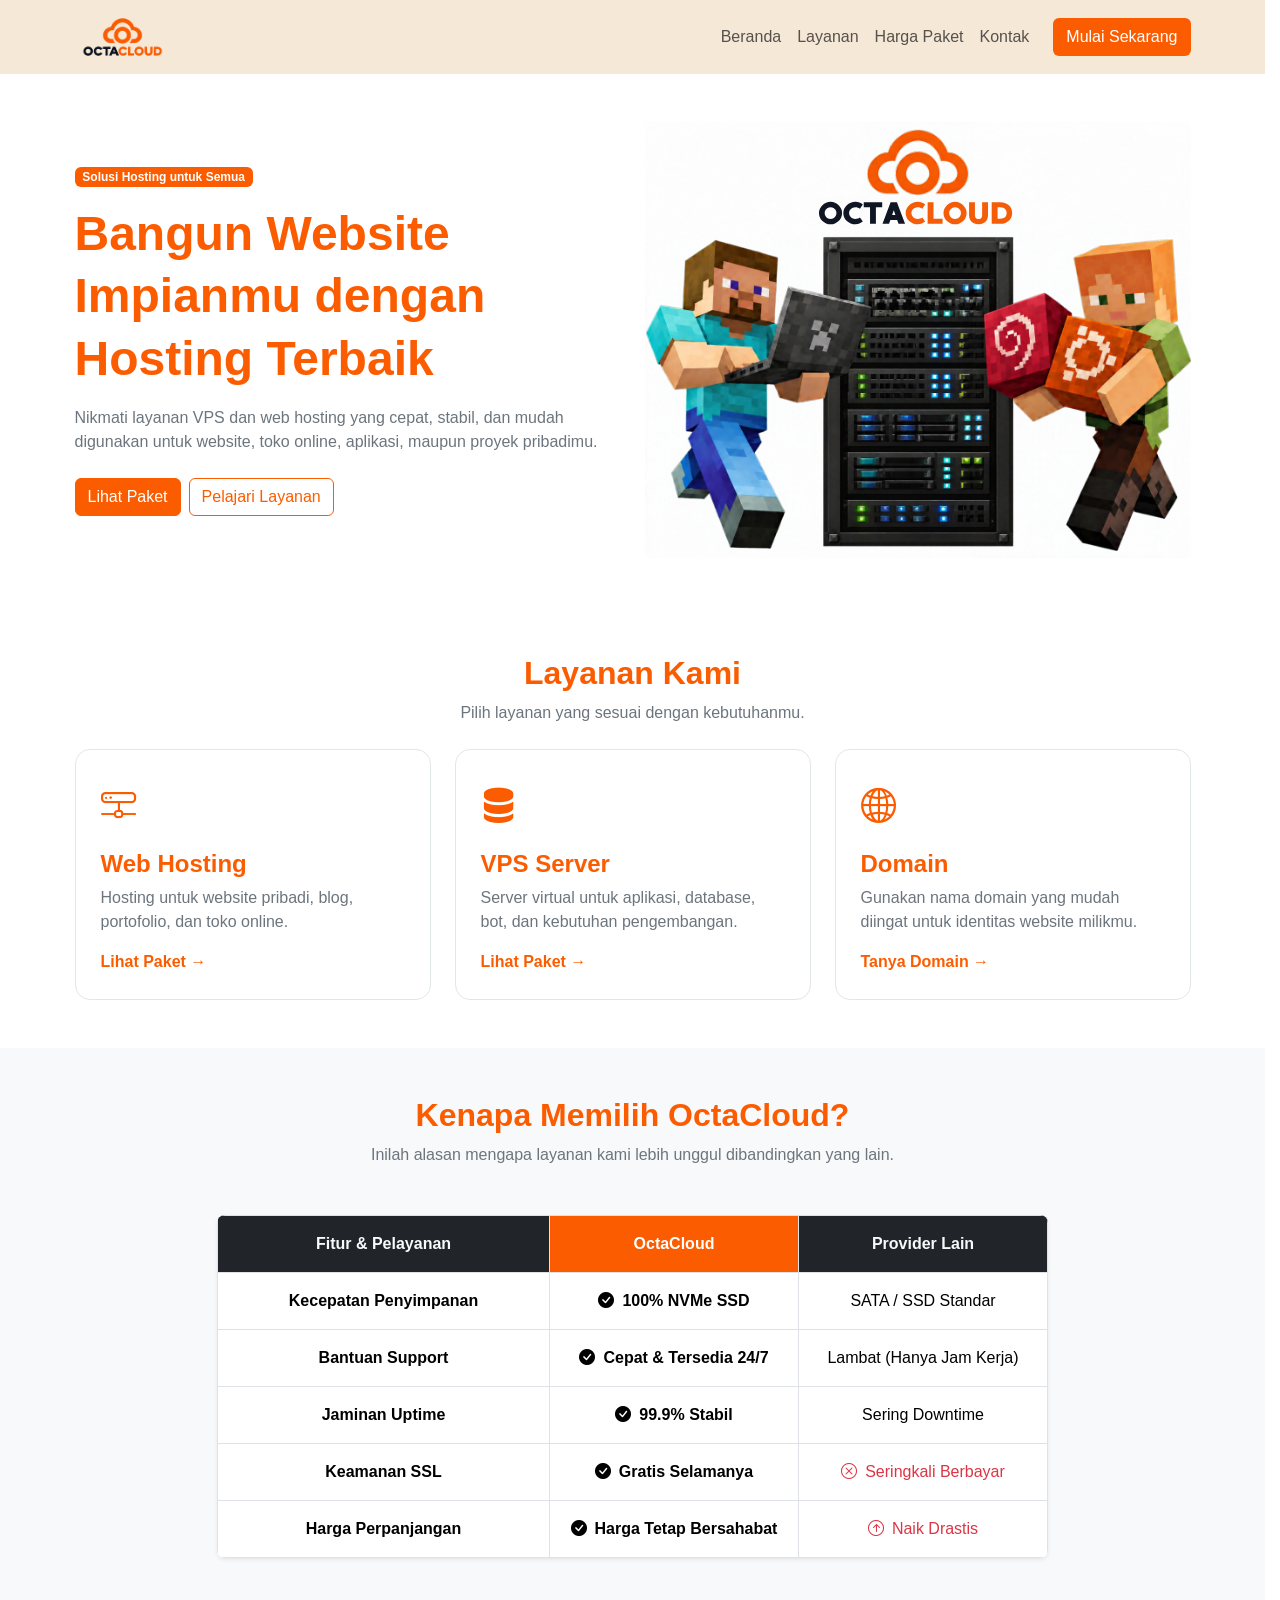
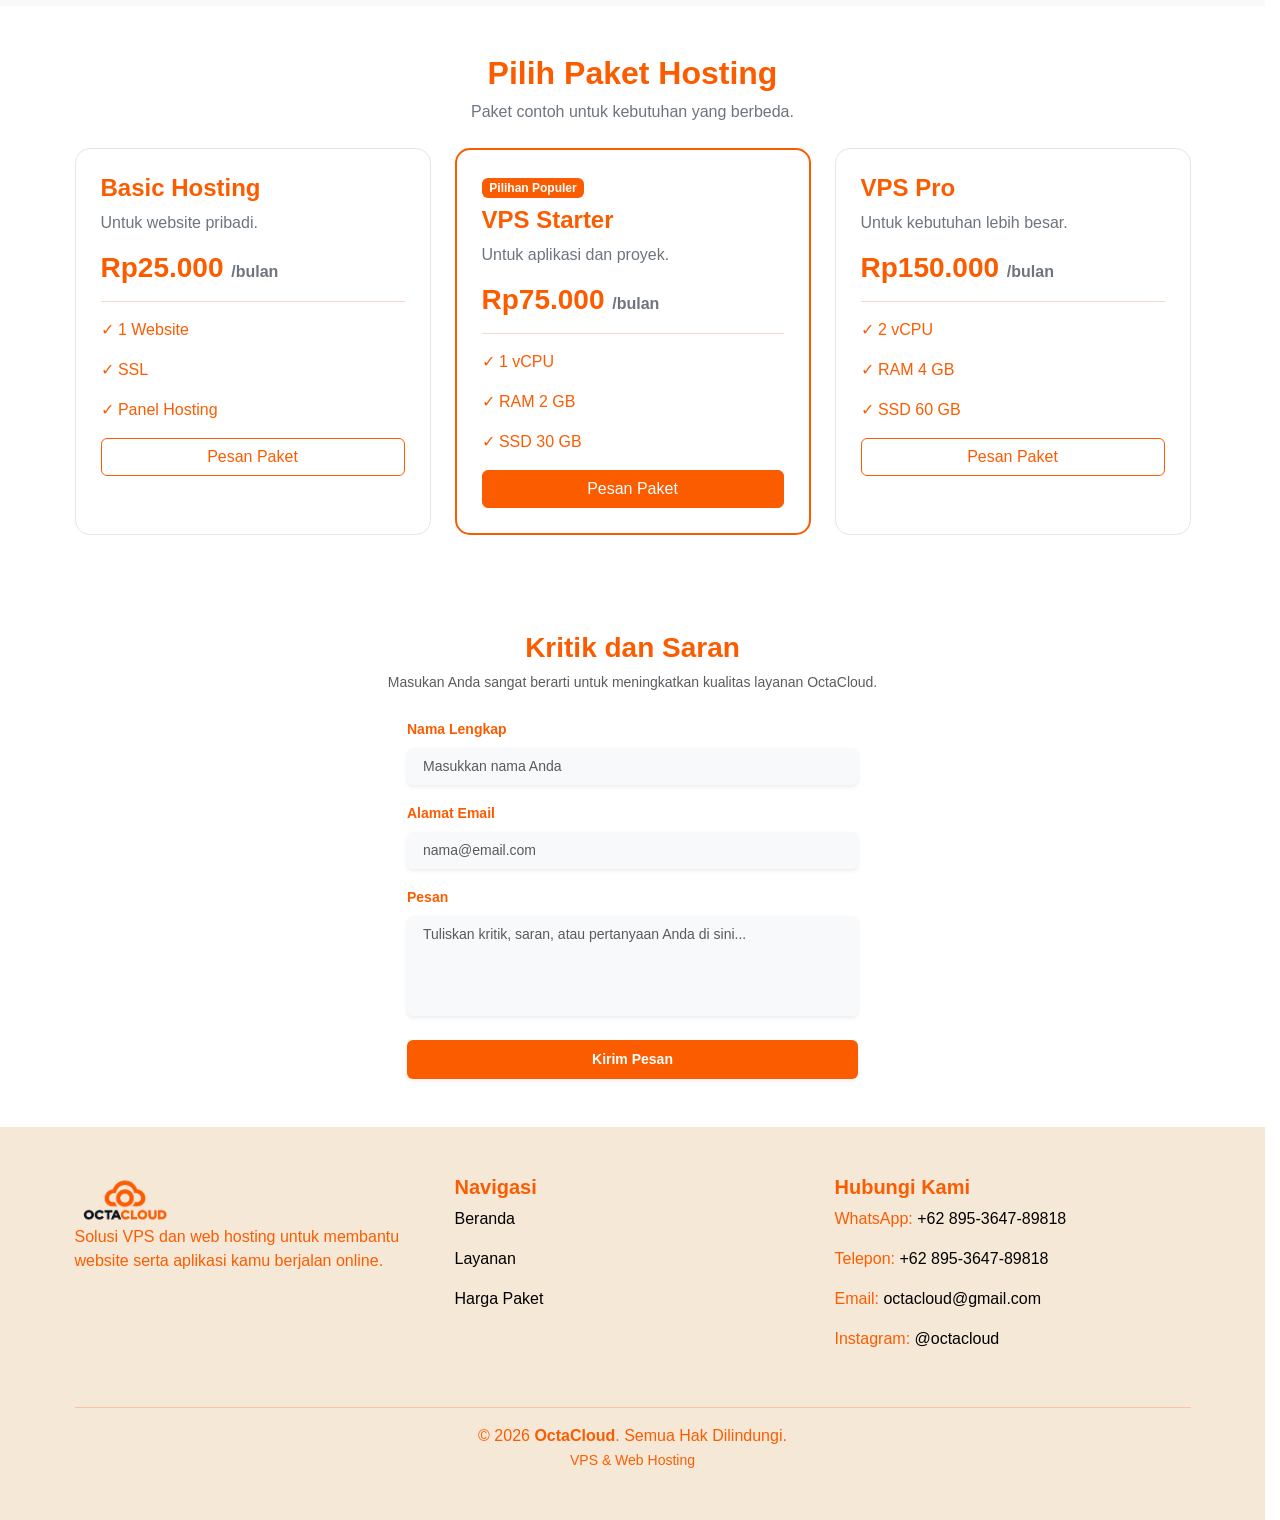
<file: index.html>
<!-- ATTA ARRAFI P. H. -->
<!DOCTYPE html>
<html lang="id">

<head>
    <meta charset="UTF-8">
    <meta name="viewport" content="width=device-width, initial-scale=1.0">

    <title>Octacloud - VPS dan Web Hosting</title>
    <link rel="icon" href="img/logo_octa.png">

    <link href="https://cdn.jsdelivr.net/npm/bootstrap@5.0.2/dist/css/bootstrap.min.css" rel="stylesheet"
        integrity="sha384-EVSTQN3/azprG1Anm3QDgpJLIm9Nao0Yz1ztcQTwFspd3yD65VohhpuuCOmLASjC" crossorigin="anonymous">
    <link rel="stylesheet" href="https://cdn.jsdelivr.net/npm/bootstrap-icons@1.11.3/font/bootstrap-icons.min.css">
    <link rel="preconnect" href="https://fonts.googleapis.com">
    <link rel="preconnect" href="https://fonts.gstatic.com" crossorigin>
    <link href="https://fonts.googleapis.com/css2?family=Roboto:ital,wght@0,100..900;1,100..900&display=swap"
        rel="stylesheet">
    <link rel="stylesheet" href="css/index.css">
</head>

<body id="top">

    <!-- INSAN NUR RIFQI -->
    <nav class="navbar navbar-expand-lg navbar-light">
        <div class="container">

            <a class="navbar-brand fw-bold" href="#top">
                <img src="img/logo_octa.png" alt="Octa Cloud" width="95">
            </a>

            <button class="navbar-toggler" type="button" data-bs-toggle="collapse" data-bs-target="#navbarNav"
                aria-controls="navbarNav" aria-expanded="false" aria-label="Buka navigasi">
                <span class="navbar-toggler-icon"></span>
            </button>

            <div class="collapse navbar-collapse" id="navbarNav">
                <div class="navbar-nav ms-auto">
                    <a class="nav-link" href="#top">Beranda</a>
                    <a class="nav-link" href="#layanan">Layanan</a>
                    <a class="nav-link" href="#harga">Harga Paket</a>
                    <a class="nav-link" href="#kontak">Kontak</a>
                </div>

                <a href="auth/login.html" class="btn btn-orange ms-lg-3">
                    Mulai Sekarang
                </a>
            </div>
        </div>
    </nav>


    <!-- ALFIAN WIDIA P -->
    <section class="home py-5">
        <div class="container">
            <div class="row align-items-center g-4">

                <div class="col-md-6">
                    <span class="badge mb-3" style="background-color: #fc5c00;">
                        Solusi Hosting untuk Semua
                    </span>

                    <h1 class="fw-bold display-5">
                        Bangun Website Impianmu dengan
                        <span style="color: #fc5c00;">Hosting Terbaik</span>
                    </h1>

                    <p class="text-secondary mt-3">
                        Nikmati layanan VPS dan web hosting yang cepat,
                        stabil, dan mudah digunakan untuk website,
                        toko online, aplikasi, maupun proyek pribadimu.
                    </p>

                    <div class="d-flex flex-wrap gap-2 mt-4">
                        <a href="#harga" class="btn btn-success">
                            Lihat Paket
                        </a>

                        <a href="#layanan" class="btn btn-outline-success">
                            Pelajari Layanan
                        </a>
                    </div>
                </div>

                <div class="col-md-6 text-center">
                    <div class="hero-image">
                        <img src="img/mc.svg" alt="logo_kocak" class="img-fluid">
                    </div>
                </div>

            </div>
        </div>
    </section>


    <!-- DERBY ITALIANTO -->
    <section class="py-5" id="layanan">
        <div class="container">

            <div class="text-center mb-4">
                <h2 class="fw-bold">Layanan Kami</h2>
                <p class="text-secondary">
                    Pilih layanan yang sesuai dengan kebutuhanmu.
                </p>
            </div>

            <div class="row g-4">

                <div class="col-md-4">
                    <div class="service-card h-100">
                        <div class="service-icon"><i class="bi bi-hdd-network text-orange"
                                style="font-size: 2.2rem; color: #fc5c00;"></i></div>
                        <h4 class="fw-bold">Web Hosting</h4>
                        <p class="text-secondary">
                            Hosting untuk website pribadi, blog,
                            portofolio, dan toko online.
                        </p>
                        <a href="#harga" class="text-orange">
                            Lihat Paket →
                        </a>
                    </div>
                </div>

                <div class="col-md-4">
                    <div class="service-card h-100">
                        <div class="service-icon"><i class="bi bi-server text-orange"
                                style="font-size: 2.2rem; color: #fc5c00;"></i></div>
                        <h4 class="fw-bold">VPS Server</h4>
                        <p class="text-secondary">
                            Server virtual untuk aplikasi, database,
                            bot, dan kebutuhan pengembangan.
                        </p>
                        <a href="#harga" class="text-orange">
                            Lihat Paket →
                        </a>
                    </div>
                </div>

                <div class="col-md-4">
                    <div class="service-card h-100">
                        <div class="service-icon"><i class="bi bi-globe2 text-orange"
                                style="font-size: 2.2rem; color: #fc5c00;"></i></div>
                        <h4 class="fw-bold">Domain</h4>
                        <p class="text-secondary">
                            Gunakan nama domain yang mudah diingat
                            untuk identitas website milikmu.
                        </p>
                        <a href="https://wa.me/62895364789818?text=Halo%20OctaCloud%2C%20saya%20ingin%20tanya%20informasi%20mengenai%20pembelian%20Domain."
                            target="_blank" rel="noopener" class="text-orange">
                            Tanya Domain →
                        </a>
                    </div>
                </div>

            </div>
        </div>
    </section>

    <!-- Farel -->
    <section class="py-5 bg-light" id="perbandingan">
        <div class="container">
            <div class="text-center mb-5">
                <h2 class="fw-bold">Kenapa Memilih OctaCloud?</h2>
                <p class="text-secondary">
                    Inilah alasan mengapa layanan kami lebih unggul dibandingkan yang lain.
                </p>
            </div>

            <div class="row justify-content-center">
                <div class="col-lg-9">
                    <div class="table-responsive shadow-sm rounded-3 bg-white">
                        <table class="table table-bordered table-hover align-middle mb-0 text-center">
                            <thead class="text-white">
                                <tr>
                                    <th class="py-3 text-center bg-dark align-middle text-light" style="width: 40%;">Fitur &
                                        Pelayanan</th>
                                    <th class="py-3 align-middle"
                                        style="background-color: #fc5c00; color: white; width: 30%;">OctaCloud</th>
                                    <th class="py-3 text-light align-middle bg-dark"
                                        style="width: 30%;">Provider Lain</th>
                                </tr>
                            </thead>
                            <tbody>
                                <tr>
                                    <td class="text-center py-3 fw-semibold ">Kecepatan Penyimpanan</td>
                                    <td class="fw-bold text-orange py-3"><i
                                            class="bi bi-check-circle-fill me-2"></i>100% NVMe SSD</td>
                                    <td class="py-3">SATA / SSD Standar</td>
                                </tr>
                                <tr>
                                    <td class="text-center py-3 fw-semibold">Bantuan Support</td>
                                    <td class="fw-bold text-orange py-3"><i
                                            class="bi bi-check-circle-fill me-2"></i>Cepat & Tersedia 24/7</td>
                                    <td class="py-3">Lambat (Hanya Jam Kerja)</td>
                                </tr>
                                <tr>
                                    <td class="text-center py-3 fw-semibold">Jaminan Uptime</td>
                                    <td class="fw-bold text-orange py-3"><i
                                            class="bi bi-check-circle-fill me-2"></i>99.9% Stabil</td>
                                    <td class="py-3">Sering Downtime</td>
                                </tr>
                                <tr>
                                    <td class="text-center py-3 fw-semibold">Keamanan SSL</td>
                                    <td class="fw-bold text-orange py-3"><i
                                            class="bi bi-check-circle-fill me-2"></i>Gratis Selamanya</td>
                                    <td class="text-danger py-3"><i class="bi bi-x-circle me-2"></i>Seringkali Berbayar
                                    </td>
                                </tr>
                                <tr>
                                    <td class="text-center py-3 fw-semibold">Harga Perpanjangan</td>
                                    <td class="fw-bold text-orange py-3"><i
                                            class="bi bi-check-circle-fill me-2"></i>Harga Tetap Bersahabat</td>
                                    <td class="text-danger py-3"><i class="bi bi-arrow-up-circle me-2"></i>Naik Drastis
                                    </td>
                                </tr>
                            </tbody>
                        </table>
                    </div>
                </div>
            </div>
        </div>
    </section>


    <!-- ZACKARIA NOZA ALFAREL DAN KHOIRUL IKHSAN R-->
    <section class="py-5 pricing-section" id="harga">
        <div class="container">

            <div class="text-center mb-4">
                <h2 class="fw-bold">Pilih Paket Hosting</h2>
                <p class="text-secondary">
                    Paket contoh untuk kebutuhan yang berbeda.
                </p>
            </div>

            <div class="row g-4 justify-content-center">

                <div class="col-md-4">
                    <div class="price-card h-100">
                        <h4 class="fw-bold">Basic Hosting</h4>
                        <p class="text-secondary">
                            Untuk website pribadi.
                        </p>

                        <h3 class="fw-bold">
                            Rp25.000
                            <small class="fs-6 text-secondary">/bulan</small>
                        </h3>

                        <hr>

                        <p>✓ 1 Website</p>
                        <p>✓ SSL</p>
                        <p>✓ Panel Hosting</p>

                        <a href="page/order.html" rel="noopener" class="btn btn-outline-success w-100">
                            Pesan Paket
                        </a>
                    </div>
                </div>

                <div class="col-md-4">
                    <div class="price-card popular h-100">
                        <span class="badge bg-orange mb-2">
                            Pilihan Populer
                        </span>

                        <h4 class="fw-bold">VPS Starter</h4>
                        <p class="text-secondary">
                            Untuk aplikasi dan proyek.
                        </p>

                        <h3 class="fw-bold">
                            Rp75.000
                            <small class="fs-6 text-secondary">/bulan</small>
                        </h3>

                        <hr>

                        <p>✓ 1 vCPU</p>
                        <p>✓ RAM 2 GB</p>
                        <p>✓ SSD 30 GB</p>

                        <a href="page/order.html" rel="noopener" class="btn btn-success w-100">
                            Pesan Paket
                        </a>
                    </div>
                </div>

                <div class="col-md-4">
                    <div class="price-card h-100">
                        <h4 class="fw-bold">VPS Pro</h4>
                        <p class="text-secondary">
                            Untuk kebutuhan lebih besar.
                        </p>

                        <h3 class="fw-bold">
                            Rp150.000
                            <small class="fs-6 text-secondary">/bulan</small>
                        </h3>

                        <hr>

                        <p>✓ 2 vCPU</p>
                        <p>✓ RAM 4 GB</p>
                        <p>✓ SSD 60 GB</p>

                        <a href="page/order.html" rel="noopener" class="btn btn-outline-success w-100">
                            Pesan Paket
                        </a>
                    </div>
                </div>

            </div>

        </div>
    </section>

    <!-- Ikhsan -->
    <section class="py-5 bg-white">
        <div class="container">
            <div class="text-center mb-4">
                <h2 class="fw-bold fs-3 text-orange">Kritik dan Saran</h2>
                <p class="text-muted small mt-1">
                    Masukan Anda sangat berarti untuk meningkatkan kualitas layanan OctaCloud.
                </p>
            </div>

            <div class="row justify-content-center">
                <div class="col-md-7 col-lg-5">
                    <form action="#" method="POST">

                        <div class="mb-3">
                            <label for="name" class="form-label small fw-semibold text-orange">
                                Nama Lengkap
                            </label>
                            <input type="text" name="name" id="name" required
                                class="form-control form-control-sm rounded-2 shadow-sm bg-light border-0 py-2 px-3"
                                placeholder="Masukkan nama Anda">
                        </div>

                        <div class="mb-3">
                            <label for="email" class="form-label small fw-semibold text-orange">
                                Alamat Email
                            </label>
                            <input type="email" name="email" id="email" required
                                class="form-control form-control-sm rounded-2 shadow-sm bg-light border-0 py-2 px-3"
                                placeholder="nama@email.com">
                        </div>

                        <div class="mb-3">
                            <label for="message" class="form-label small fw-semibold text-orange">
                                Pesan
                            </label>
                            <textarea name="message" id="message" rows="4" required
                                class="form-control form-control-sm rounded-2 shadow-sm bg-light border-0 py-2 px-3"
                                style="resize: none;"
                                placeholder="Tuliskan kritik, saran, atau pertanyaan Anda di sini..."></textarea>
                        </div>

                        <div class="d-grid pt-2">
                            <button type="submit" class="btn btn-oren btn-sm py-2 fw-semibold rounded-2 shadow-sm">
                                Kirim Pesan
                            </button>
                        </div>

                    </form>
                </div>
            </div>
        </div>
    </section>


    <!-- JAKFAN ADBAR DAN GALEN ABEL WIJAYA-->
    <footer id="kontak">
        <div class="container py-5">

            <div class="row">

                <div class="col-md-4 mb-4">
                    <img src="img/logo_octa.png" alt="Octa Cloud" width="100">

                    <p>
                        Solusi VPS dan web hosting untuk membantu
                        website serta aplikasi kamu berjalan online.
                    </p>
                </div>

                <div class="col-md-4 mb-4">
                    <h5 class="fw-bold">Navigasi</h5>

                    <p>
                        <a href="#top">Beranda</a>
                    </p>
                    <p>
                        <a href="#layanan">Layanan</a>
                    </p>
                    <p>
                        <a href="#harga">Harga Paket</a>
                    </p>
                </div>

                <div class="col-md-4 mb-4">
                    <h5 class="fw-bold">Hubungi Kami</h5>

                    <p>
                        WhatsApp:
                        <a href="https://wa.me/62895364789818" target="_blank" rel="noopener">
                            +62 895-3647-89818
                        </a>
                    </p>

                    <p>
                        Telepon:
                        <a href="tel:+62895364789818">
                            +62 895-3647-89818
                        </a>
                    </p>

                    <p>
                        Email:
                        <a href="mailto:octacloud@gmail.com">
                            octacloud@gmail.com
                        </a>
                    </p>

                    <p>
                        Instagram:
                        <a href="https://www.instagram.com/insannn_14" target="_blank" rel="noopener">
                            @octacloud
                        </a>
                    </p>
                </div>

            </div>

            <hr>

            <div class="text-center">
                <p class="mb-0">
                    &copy; 2026 <strong>OctaCloud</strong>.
                    Semua Hak Dilindungi.
                </p>
                <small>VPS & Web Hosting</small>
            </div>

        </div>
    </footer>


    <script src="https://cdn.jsdelivr.net/npm/bootstrap@5.0.2/dist/js/bootstrap.bundle.min.js"></script>
</body>

</html>
</file>
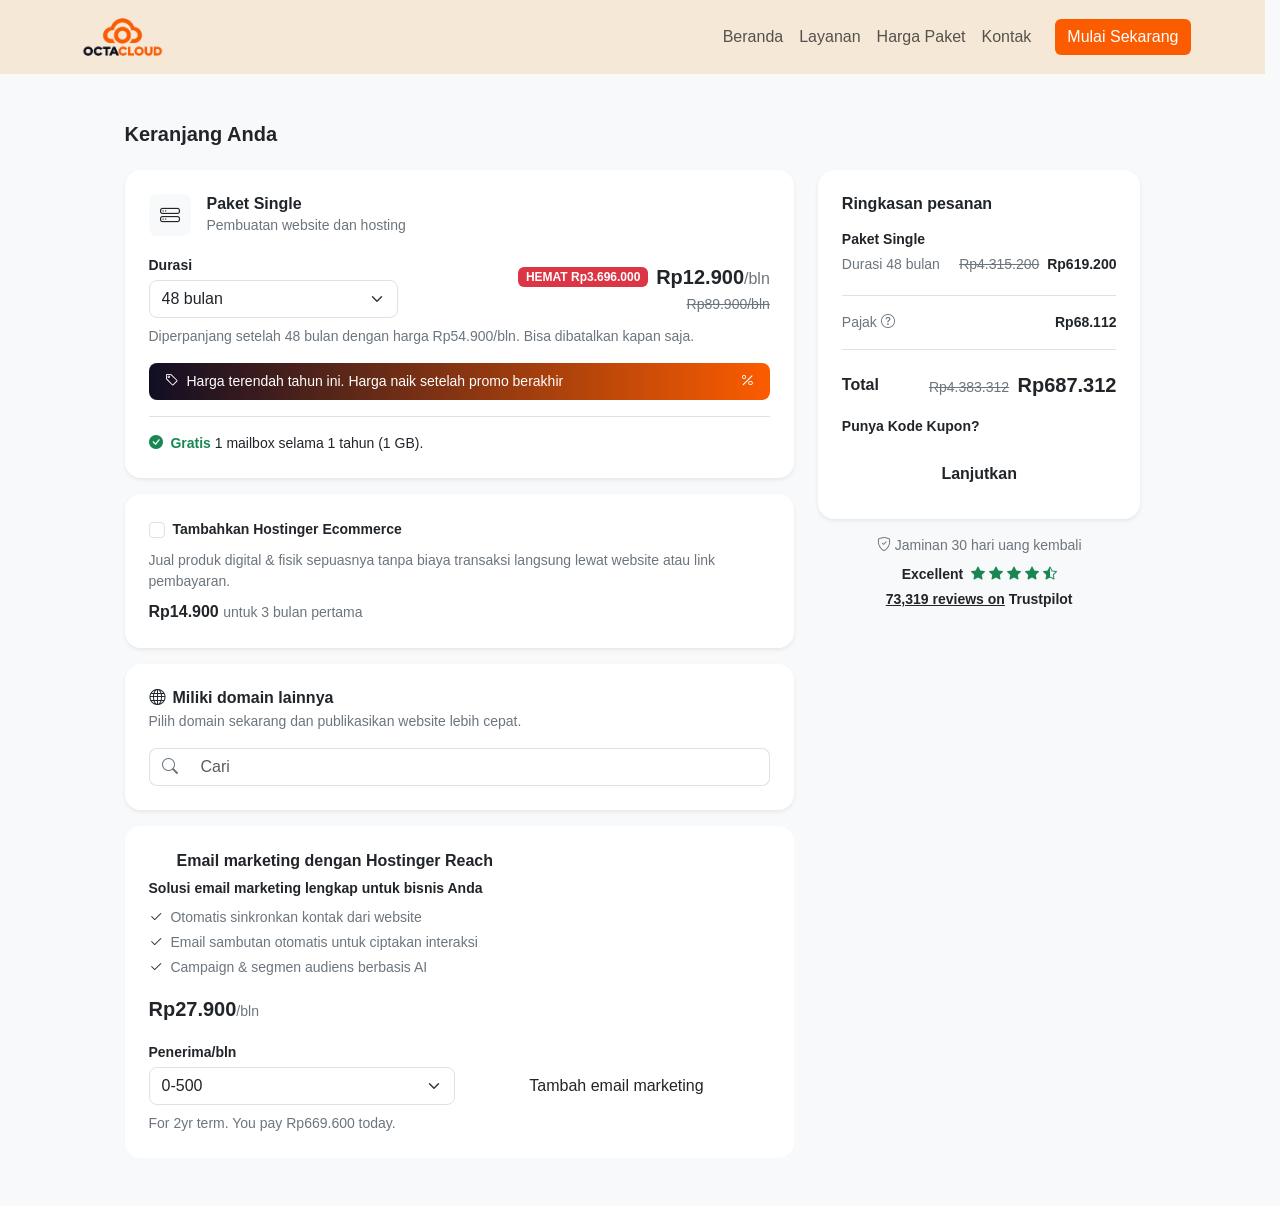
<file: dashboard.html>
<!DOCTYPE html>
<html lang="id">

<head>
    <meta charset="UTF-8">
    <meta name="viewport" content="width=device-width, initial-scale=1.0">
    <title>Octacloud - VPS dan Web Hosting</title>
    <link rel="icon" href="img/logo_octa.png">
    <!-- Bootstrap 5.3 CSS -->
    <link href="https://cdn.jsdelivr.net/npm/bootstrap@5.3.3/dist/css/bootstrap.min.css" rel="stylesheet">
    <!-- Bootstrap Icons -->
    <link href="https://cdn.jsdelivr.net/npm/bootstrap-icons@1.11.3/font/bootstrap-icons.min.css" rel="stylesheet">
    <!-- Custom CSS -->
    <link rel="stylesheet" href="css/dashboard.css">
</head>

<body class="bg-light text-dark">

    <nav class="navbar navbar-expand-lg navbar-light">
        <div class="container">
            <a class="navbar-brand fw-bold" href="index.html">
                <img src="img/logo_octa.png" alt="Octa Cloud" width="95">
            </a>

            <button class="navbar-toggler" type="button" data-bs-toggle="collapse" data-bs-target="#navbarNav"
                aria-controls="navbarNav" aria-expanded="false" aria-label="Buka navigasi">
                <span class="navbar-toggler-icon"></span>
            </button>

            <div class="collapse navbar-collapse" id="navbarNav">
                <div class="navbar-nav ms-auto">
                    <a class="nav-link" href="#top">Beranda</a>
                    <a class="nav-link" href="#layanan">Layanan</a>
                    <a class="nav-link" href="#harga">Harga Paket</a>
                    <a class="nav-link" href="#kontak">Kontak</a>
                </div>

                <a href="login.html" class="btn btn-orange ms-lg-3">
                    Mulai Sekarang
                </a>
            </div>
        </div>
    </nav>

    <main class="container py-5" style="max-width: 1040px;">
        <h1 class="h5 fw-bold mb-4">Keranjang Anda</h1>

        <!-- Form Utama Keranjang (HTML Living Standard) -->
        <form id="checkout-form" action="/checkout" method="POST" class="row g-4">

            <!-- KOLOM KIRI -->
            <div class="col-lg-8 d-flex flex-column gap-3">

                <!-- 1. Paket Single (Menggunakan fieldset) -->
                <fieldset class="card border-0 shadow-sm rounded-4 p-4 m-0">
                    <legend class="visually-hidden">Pilihan Durasi Paket Single</legend>

                    <div class="d-flex align-items-center gap-3 mb-3">
                        <div class="bg-light rounded-3 p-2 fs-5 d-flex align-items-center justify-content-center"
                            style="width: 42px; height: 42px;">
                            <i class="bi bi-hdd-stack"></i>
                        </div>
                        <div>
                            <h2 class="h6 fw-bold mb-0">Paket Single</h2>
                            <small class="text-secondary">Pembuatan website dan hosting</small>
                        </div>
                    </div>

                    <div class="row align-items-center g-3">
                        <div class="col-sm-5">
                            <label for="durasi" class="form-label small fw-semibold mb-1">Durasi</label>
                            <select id="durasi" name="duration_months" class="form-select rounded-3" required>
                                <option value="48" selected>48 bulan</option>
                                <option value="24">24 bulan</option>
                                <option value="12">12 bulan</option>
                                <option value="1">1 bulan</option>
                            </select>
                        </div>
                        <div class="col-sm-7 text-sm-end mt-sm-4">
                            <div class="d-flex align-items-center justify-content-sm-end gap-2">
                                <span class="badge rounded-2 bg-danger mb-4">HEMAT Rp3.696.000</span>
                                <div>
                                    <div class="fw-bold fs-5">
                                        <output name="monthly_price" for="durasi">Rp12.900</output><small
                                            class="fw-normal text-secondary fs-6">/bln</small>
                                    </div>
                                    <del class="text-secondary small">Rp89.900/bln</del>
                                </div>
                            </div>
                        </div>
                    </div>

                    <small class="text-secondary mt-2 mb-3">
                        Diperpanjang setelah 48 bulan dengan harga Rp54.900/bln. Bisa dibatalkan kapan saja.
                    </small>

                    <div
                        class="promo-banner rounded-3 p-2 px-3 d-flex align-items-center justify-content-between mb-3 small fw-medium">
                        <span><i class="bi bi-tag me-2"></i>Harga terendah tahun ini. Harga naik setelah promo
                            berakhir</span>
                        <i class="bi bi-percent"></i>
                    </div>

                    <div class="border-top pt-3 small">
                        <i class="bi bi-check-circle-fill text-success me-1"></i>
                        <strong class="text-success">Gratis</strong> 1 mailbox selama 1 tahun (1 GB).
                    </div>
                </fieldset>

                <!-- 2. Hostinger Ecommerce -->
                <fieldset class="card border-0 shadow-sm rounded-4 p-4 m-0">
                    <legend class="visually-hidden">Tambahan Layanan Ecommerce</legend>
                    <div class="form-check d-flex align-items-center gap-2 mb-2">
                        <input class="form-check-input mt-0" type="checkbox" id="ecommerce" name="addon_ecommerce"
                            value="1">
                        <label class="form-check-label fw-bold small" for="ecommerce">Tambahkan Hostinger
                            Ecommerce</label>
                        <span class="badge bg-purple-subtle text-purple">Direkomendasikan</span>
                    </div>
                    <p class="text-secondary small mb-2">
                        Jual produk digital & fisik sepuasnya tanpa biaya transaksi langsung lewat website atau link
                        pembayaran.
                    </p>
                    <div>
                        <span class="fw-bold">Rp14.900</span> <small class="text-secondary">untuk 3 bulan
                            pertama</small>
                    </div>
                </fieldset>

                <!-- 3. Cari Domain (Menggunakan input search + datalist bawaan HTML) -->
                <fieldset class="card border-0 shadow-sm rounded-4 p-4 m-0">
                    <legend class="h6 fw-bold mb-1"><i class="bi bi-globe me-2"></i>Miliki domain lainnya</legend>
                    <p class="text-secondary small mb-3">Pilih domain sekarang dan publikasikan website lebih cepat.</p>
                    <div class="input-group">
                        <label for="domain-search" class="input-group-text bg-white border-end-0 rounded-start-3">
                            <i class="bi bi-search text-secondary"></i>
                            <span class="visually-hidden">Cari domain</span>
                        </label>
                        <input type="search" id="domain-search" name="domain_query" list="domain-suggestions"
                            class="form-control border-start-0 rounded-end-3" placeholder="Cari" autocomplete="off">
                        <!-- Fitur Datalist HTML Living Standard -->
                        <datalist id="domain-suggestions">
                            <option value="websiteanda.com">
                            <option value="websiteanda.id">
                            <option value="websiteanda.online">
                            <option value="websiteanda.store">
                        </datalist>
                    </div>
                </fieldset>

                <!-- 4. Email Marketing -->
                <fieldset class="card border-0 bg-purple-light rounded-4 p-4 m-0">
                    <legend class="h6 fw-bold mb-2 d-flex align-items-center gap-2">
                        <span class="badge bg-purple p-1"><i class="bi bi-brightness-high"></i></span>
                        Email marketing dengan Hostinger Reach
                    </legend>
                    <p class="small fw-semibold mb-2">Solusi email marketing lengkap untuk bisnis Anda</p>

                    <ul class="list-unstyled small text-secondary mb-3 d-flex flex-column gap-1">
                        <li><i class="bi bi-check2 text-dark me-1"></i> Otomatis sinkronkan kontak dari website</li>
                        <li><i class="bi bi-check2 text-dark me-1"></i> Email sambutan otomatis untuk ciptakan interaksi
                        </li>
                        <li><i class="bi bi-check2 text-dark me-1"></i> Campaign & segmen audiens berbasis AI</li>
                    </ul>

                    <div class="mb-3">
                        <span class="fw-bold fs-5">Rp27.900</span><small class="text-secondary">/bln</small>
                    </div>

                    <div class="row g-2 align-items-end">
                        <div class="col-sm-6">
                            <label for="penerima" class="form-label small fw-semibold mb-1">Penerima/bln</label>
                            <select id="penerima" name="email_Marketing_tier" class="form-select rounded-3">
                                <option value="0-500" selected>0-500</option>
                                <option value="500-1000">500-1.000</option>
                            </select>
                        </div>
                        <div class="col-sm-6">
                            <button type="submit" formaction="/cart/add-email-marketing" formnovalidate
                                class="btn btn-outline-purple w-100 rounded-3">
                                Tambah email marketing
                            </button>
                        </div>
                    </div>
                    <small class="text-secondary mt-2">For 2yr term. You pay Rp669.600 today.</small>
                </fieldset>

            </div>

            <!-- KOLOM KANAN (Ringkasan Pesanan dengan elemen <output>) -->
            <div class="col-lg-4">
                <aside class="card border-0 shadow-sm rounded-4 p-4">
                    <h2 class="h6 fw-bold mb-3">Ringkasan pesanan</h2>

                    <div class="small fw-bold mb-1">Paket Single</div>
                    <div class="d-flex justify-content-between small mb-3">
                        <span class="text-secondary">Durasi 48 bulan</span>
                        <div>
                            <del class="text-secondary me-1">Rp4.315.200</del>
                            <output name="subtotal" for="durasi" class="fw-semibold">Rp619.200</output>
                        </div>
                    </div>

                    <div class="d-flex justify-content-between small border-top border-bottom py-3 my-1">
                        <span class="text-secondary">Pajak <i class="bi bi-question-circle"></i></span>
                        <output name="tax" for="durasi ecommerce" class="fw-semibold">Rp68.112</output>
                    </div>

                    <div class="d-flex justify-content-between align-items-center my-3">
                        <span class="fw-bold">Total</span>
                        <div>
                            <del class="text-secondary small me-1">Rp4.383.312</del>
                            <output name="total" for="durasi ecommerce coupon_code"
                                class="fw-bold fs-5">Rp687.312</output>
                        </div>
                    </div>

                    <details class="mb-3">
                        <summary class="text-purple small fw-bold" style="cursor: pointer; list-style: none;">
                            Punya Kode Kupon?
                        </summary>
                        <div class="input-group input-group-sm mt-2">
                            <input type="text" name="coupon_code" class="form-control" placeholder="Masukkan kupon"
                                aria-label="Kode Kupon">
                            <button type="submit" formaction="/cart/apply-coupon" formnovalidate
                                class="btn btn-outline-purple">Pakai</button>
                        </div>
                    </details>

                    <button type="submit" class="btn btn-purple w-100 rounded-3 py-2 fw-semibold">Lanjutkan</button>
                </aside>

                <!-- Jaminan & Review -->
                <div class="text-center mt-3 small text-secondary">
                    <div class="mb-2">
                        <i class="bi bi-shield-check me-1"></i>Jaminan 30 hari uang kembali
                    </div>
                    <div class="text-dark">
                        <span class="fw-bold me-1">Excellent</span>
                        <span class="text-success" aria-label="Rating 4.5 dari 5 bintang">
                            <i class="bi bi-star-fill"></i>
                            <i class="bi bi-star-fill"></i>
                            <i class="bi bi-star-fill"></i>
                            <i class="bi bi-star-fill"></i>
                            <i class="bi bi-star-half"></i>
                        </span>
                        <div class="mt-1">
                            <a href="#" class="text-dark fw-semibold">73,319 reviews on</a> <strong>Trustpilot</strong>
                        </div>
                    </div>
                </div>
            </div>

        </form>
    </main>

    <script src="https://cdn.jsdelivr.net/npm/bootstrap@5.3.3/dist/js/bootstrap.bundle.min.js"></script>
</body>

</html>
</file>
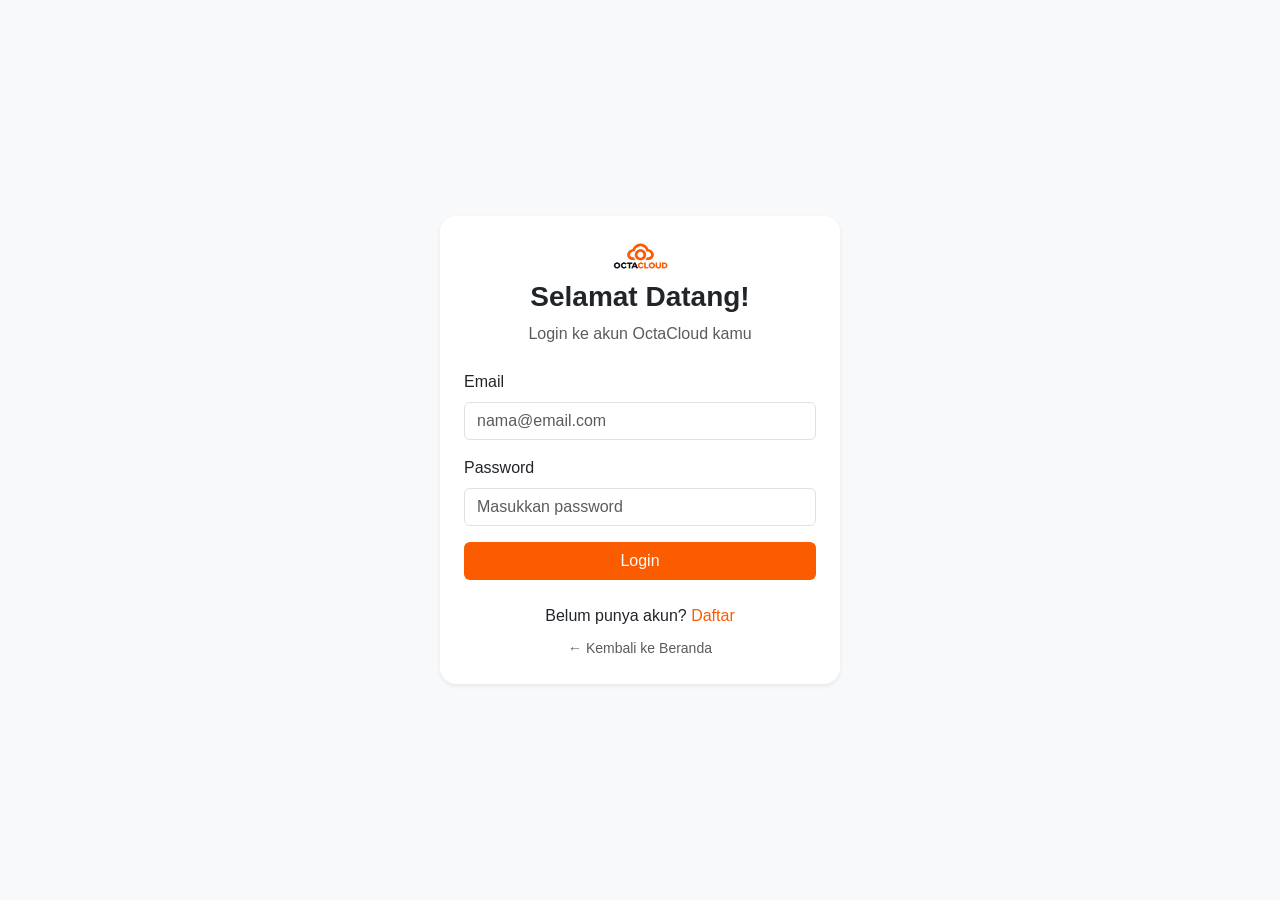
<file: login.html>
<!DOCTYPE html>
<html lang="id">

<head>
    <meta charset="UTF-8">
    <meta name="viewport" content="width=device-width, initial-scale=1.0">
    <title>Octacloud - VPS dan Web Hosting</title>
    <link rel="icon" href="img/logo_octa.png">

    <!-- Bootstrap 5 -->
    <link href="https://cdn.jsdelivr.net/npm/bootstrap@5.3.3/dist/css/bootstrap.min.css" rel="stylesheet">
    <link rel="stylesheet" href="css/login.css">
</head>

<body class="bg-light">
    <div class="container min-vh-100 d-flex justify-content-center align-items-center">
        <div class="card shadow-sm border-0 rounded-4 p-4" style="max-width: 400px; width: 100%;">

            <div class="text-center mb-4">
                <img src="img/logo_octa.png" alt="Logo HostKita" width="65" class="mb-2">

                <h3 class="fw-bold">Selamat Datang!</h3>
                <p class="text-muted text-decoration-none mb-0">Login ke akun OctaCloud kamu</p>
            </div>
            <form action="#" method="post">
                <div class="mb-3">
                    <label for="email" class="form-label">Email</label>
                    <input type="email" class="form-control" id="email" name="email" placeholder="nama@email.com"
                        autocomplete="email" required>
                </div>

                <div class="mb-3">
                    <label for="password" class="form-label">Password</label>
                    <input type="password" class="form-control" id="password" name="password"
                        placeholder="Masukkan password" autocomplete="current-password" required>
                </div>

                <button type="submit" class="btn btn-orange w-100">
                    Login
                </button>
            </form>
            <p class="text-center mt-4 mb-2">
                Belum punya akun?
                <a href="register.html" class="text-orange text-decoration-none">
                    Daftar
                </a>
            </p>

            <div class="text-center">
                <a href="index.html" class="text-muted text-decoration-none small">
                    ← Kembali ke Beranda
                </a>
            </div>

        </div>
    </div>
</body>

</html>
</file>
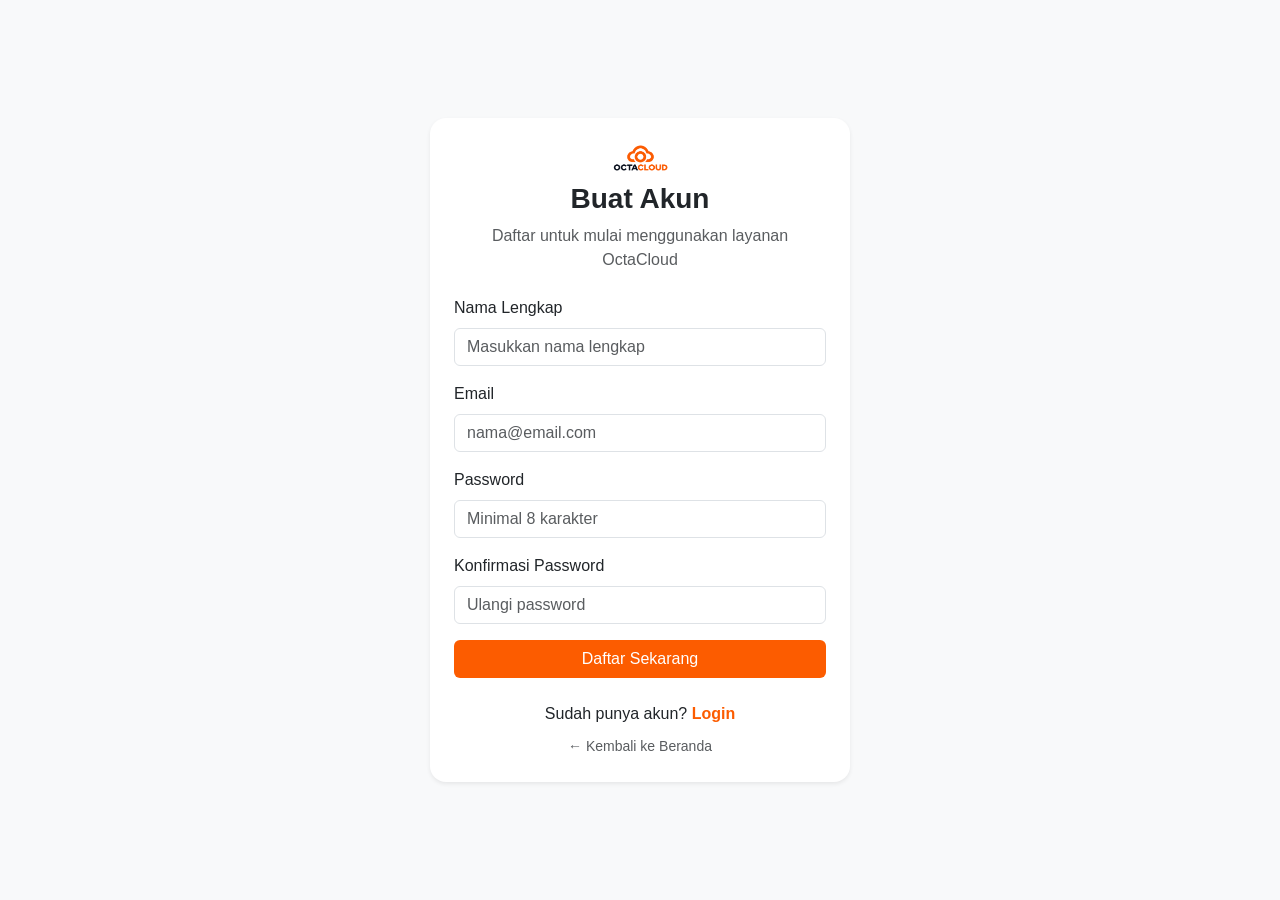
<file: register.html>
<!DOCTYPE html>
<html lang="id">

<head>
    <meta charset="UTF-8">
    <meta name="viewport" content="width=device-width, initial-scale=1.0">
    <title>Octacloud - VPS dan Web Hosting</title>
    <link rel="icon" href="img/logo_octa.png">


    <link href="https://cdn.jsdelivr.net/npm/bootstrap@5.3.3/dist/css/bootstrap.min.css" rel="stylesheet">
    <link rel="stylesheet" href="css/register.css">
</head>

<body class="bg-light">

    <div class="container min-vh-100 d-flex justify-content-center align-items-center py-4">
        <div class="card shadow-sm border-0 rounded-4 p-4" style="max-width: 420px; width: 100%;">

            <!-- Header -->
            <div class="text-center mb-4">
                <img src="img/logo_octa.png" alt="Logo HostKita" width="65" class="mb-2">

                <h3 class="fw-bold">Buat Akun</h3>
                <p class="text-muted mb-0">
                    Daftar untuk mulai menggunakan layanan OctaCloud
                </p>
            </div>

            <!-- Form Register -->
            <form action="#" method="post">

                <div class="mb-3">
                    <label for="nama" class="form-label">
                        Nama Lengkap
                    </label>
                    <input type="text" class="form-control" id="nama" name="nama" placeholder="Masukkan nama lengkap"
                        autocomplete="name" required>
                </div>

                <div class="mb-3">
                    <label for="email" class="form-label">
                        Email
                    </label>
                    <input type="email" class="form-control" id="email" name="email" placeholder="nama@email.com"
                        autocomplete="email" required>
                </div>

                <div class="mb-3">
                    <label for="password" class="form-label">
                        Password
                    </label>
                    <input type="password" class="form-control" id="password" name="password"
                        placeholder="Minimal 8 karakter" minlength="8" autocomplete="new-password" required>
                </div>

                <div class="mb-3">
                    <label for="konfirmasi" class="form-label">
                        Konfirmasi Password
                    </label>
                    <input type="password" class="form-control" id="konfirmasi" name="konfirmasi"
                        placeholder="Ulangi password" minlength="8" autocomplete="new-password" required>
                </div>

                <button type="submit" class="btn btn-orange w-100">
                    Daftar Sekarang
                </button>

            </form>

            <!-- Link Login -->
            <p class="text-center mt-4 mb-2">
                Sudah punya akun?
                <a href="login.html" class="text-orange text-decoration-none fw-semibold">
                    Login
                </a>
            </p>

            <!-- Link Beranda -->
            <div class="text-center">
                <a href="index.html" class="text-muted text-decoration-none small">
                    &larr; Kembali ke Beranda
                </a>
            </div>

        </div>
    </div>

</body>

</html>
</file>
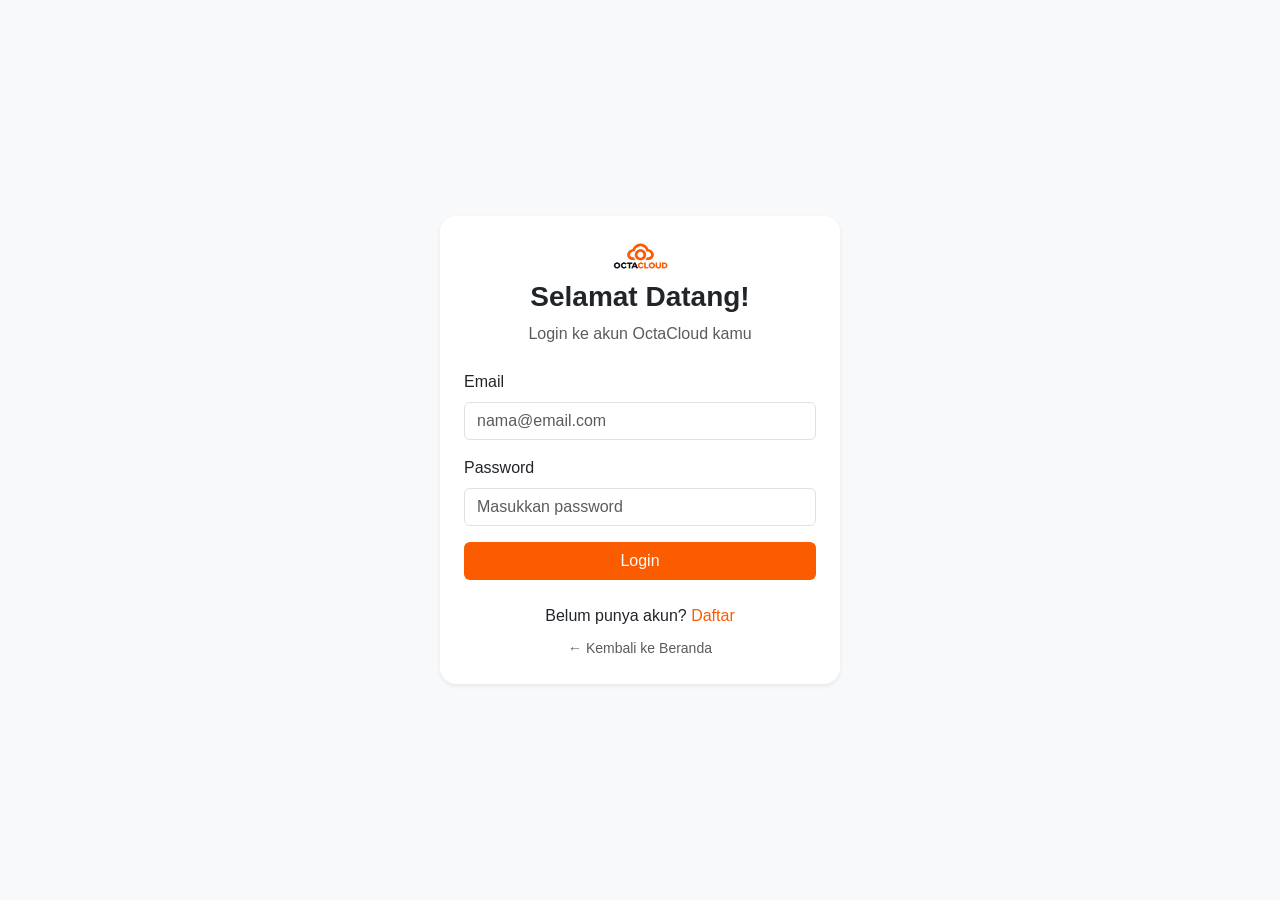
<file: auth/login.html>
<!DOCTYPE html>
<html lang="id">

<head>
    <meta charset="UTF-8">
    <meta name="viewport" content="width=device-width, initial-scale=1.0">
    <title>Octacloud - VPS dan Web Hosting</title>
    <link rel="icon" href="../img/logo_octa.png">

    <link href="https://cdn.jsdelivr.net/npm/bootstrap@5.3.3/dist/css/bootstrap.min.css" rel="stylesheet">
    <link rel="preconnect" href="https://fonts.googleapis.com">
    <link rel="preconnect" href="https://fonts.gstatic.com" crossorigin>
    <link href="https://fonts.googleapis.com/css2?family=Roboto:ital,wght@0,100..900;1,100..900&display=swap"
        rel="stylesheet">
    <link rel="stylesheet" href="../css/login.css">
</head>

<!-- Alfian -->
<body class="bg-light">
    <div class="container min-vh-100 d-flex justify-content-center align-items-center">
        <div class="card shadow-sm border-0 rounded-4 p-4" style="max-width: 400px; width: 100%;">

            <div class="text-center mb-4">
                <img src="../img/logo_octa.png" alt="Logo HostKita" width="65" class="mb-2">

                <h3 class="fw-bold">Selamat Datang!</h3>
                <p class="text-muted text-decoration-none mb-0">Login ke akun OctaCloud kamu</p>
            </div>

            <form action="../index.html" method="GET">
                <div class="mb-3">
                    <label for="email" class="form-label">Email</label>
                    <input type="email" class="form-control" id="email" name="email" placeholder="nama@email.com"
                        autocomplete="email" required>
                </div>

                <div class="mb-3">
                    <label for="password" class="form-label">Password</label>
                    <input type="password" class="form-control" id="password" name="password"
                        placeholder="Masukkan password" autocomplete="current-password" required>
                </div>

                <button type="submit" class="btn btn-orange w-100">
                    Login
                </button>
            </form>

            <p class="text-center mt-4 mb-2">
                Belum punya akun?
                <a href="register.html" class="text-orange text-decoration-none">
                    Daftar
                </a>
            </p>

            <div class="text-center">
                <a href="../index.html" class="text-muted text-decoration-none small">
                    ← Kembali ke Beranda
                </a>
            </div>

        </div>
    </div>
</body>

</html>
</file>
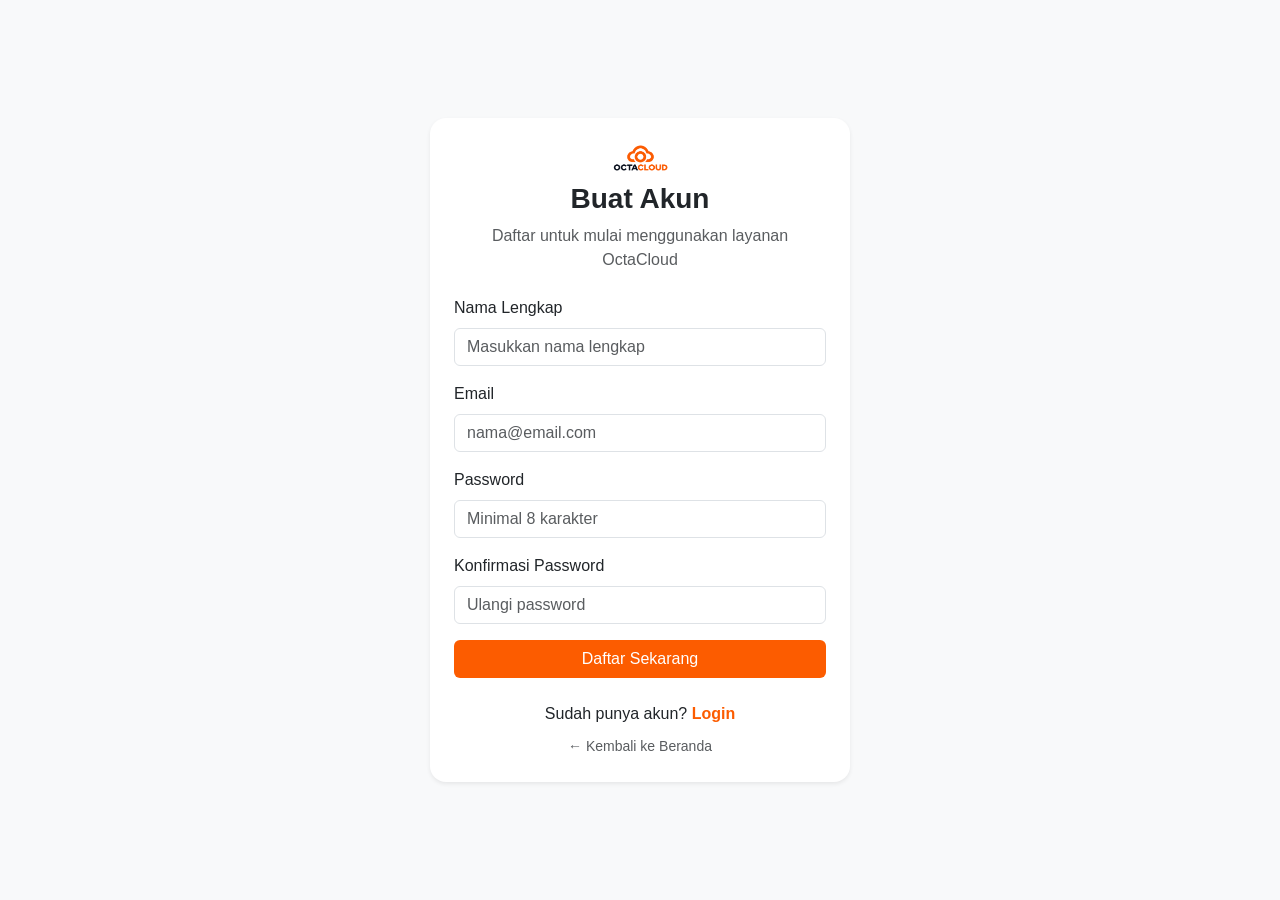
<file: auth/register.html>
<!DOCTYPE html>
<html lang="id">

<head>
    <meta charset="UTF-8">
    <meta name="viewport" content="width=device-width, initial-scale=1.0">
    <title>Octacloud - VPS dan Web Hosting</title>
    <link rel="icon" href="../img/logo_octa.png">
    <link href="https://cdn.jsdelivr.net/npm/bootstrap@5.3.3/dist/css/bootstrap.min.css" rel="stylesheet">
    <link rel="preconnect" href="https://fonts.googleapis.com">
    <link rel="preconnect" href="https://fonts.gstatic.com" crossorigin>
    <link href="https://fonts.googleapis.com/css2?family=Roboto:ital,wght@0,100..900;1,100..900&display=swap"
        rel="stylesheet">
    <link rel="stylesheet" href="../css/register.css">
</head>

<!-- Alfian -->
<body class="bg-light">

    <div class="container min-vh-100 d-flex justify-content-center align-items-center py-4">
        <div class="card shadow-sm border-0 rounded-4 p-4" style="max-width: 420px; width: 100%;">

            <div class="text-center mb-4">
                <img src="../img/logo_octa.png" alt="Logo HostKita" width="65" class="mb-2">

                <h3 class="fw-bold">Buat Akun</h3>
                <p class="text-muted mb-0">
                    Daftar untuk mulai menggunakan layanan OctaCloud
                </p>
            </div>

            <form action="../index.html" method="post">

                <div class="mb-3">
                    <label for="nama" class="form-label">
                        Nama Lengkap
                    </label>
                    <input type="text" class="form-control" id="nama" name="nama" placeholder="Masukkan nama lengkap"
                        autocomplete="name" required>
                </div>

                <div class="mb-3">
                    <label for="email" class="form-label">
                        Email
                    </label>
                    <input type="email" class="form-control" id="email" name="email" placeholder="nama@email.com"
                        autocomplete="email" required>
                </div>

                <div class="mb-3">
                    <label for="password" class="form-label">
                        Password
                    </label>
                    <input type="password" class="form-control" id="password" name="password"
                        placeholder="Minimal 8 karakter" minlength="8" autocomplete="new-password" required>
                </div>

                <div class="mb-3">
                    <label for="konfirmasi" class="form-label">
                        Konfirmasi Password
                    </label>
                    <input type="password" class="form-control" id="konfirmasi" name="konfirmasi"
                        placeholder="Ulangi password" minlength="8" autocomplete="new-password" required>
                </div>

                <button type="submit" class="btn btn-orange w-100">
                    Daftar Sekarang
                </button>

            </form>

            <p class="text-center mt-4 mb-2">
                Sudah punya akun?
                <a href="login.html" class="text-orange text-decoration-none fw-semibold">
                    Login
                </a>
            </p>

            <div class="text-center">
                <a href="../index.html" class="text-muted text-decoration-none small">
                    &larr; Kembali ke Beranda
                </a>
            </div>

        </div>
    </div>

</body>

</html>
</file>
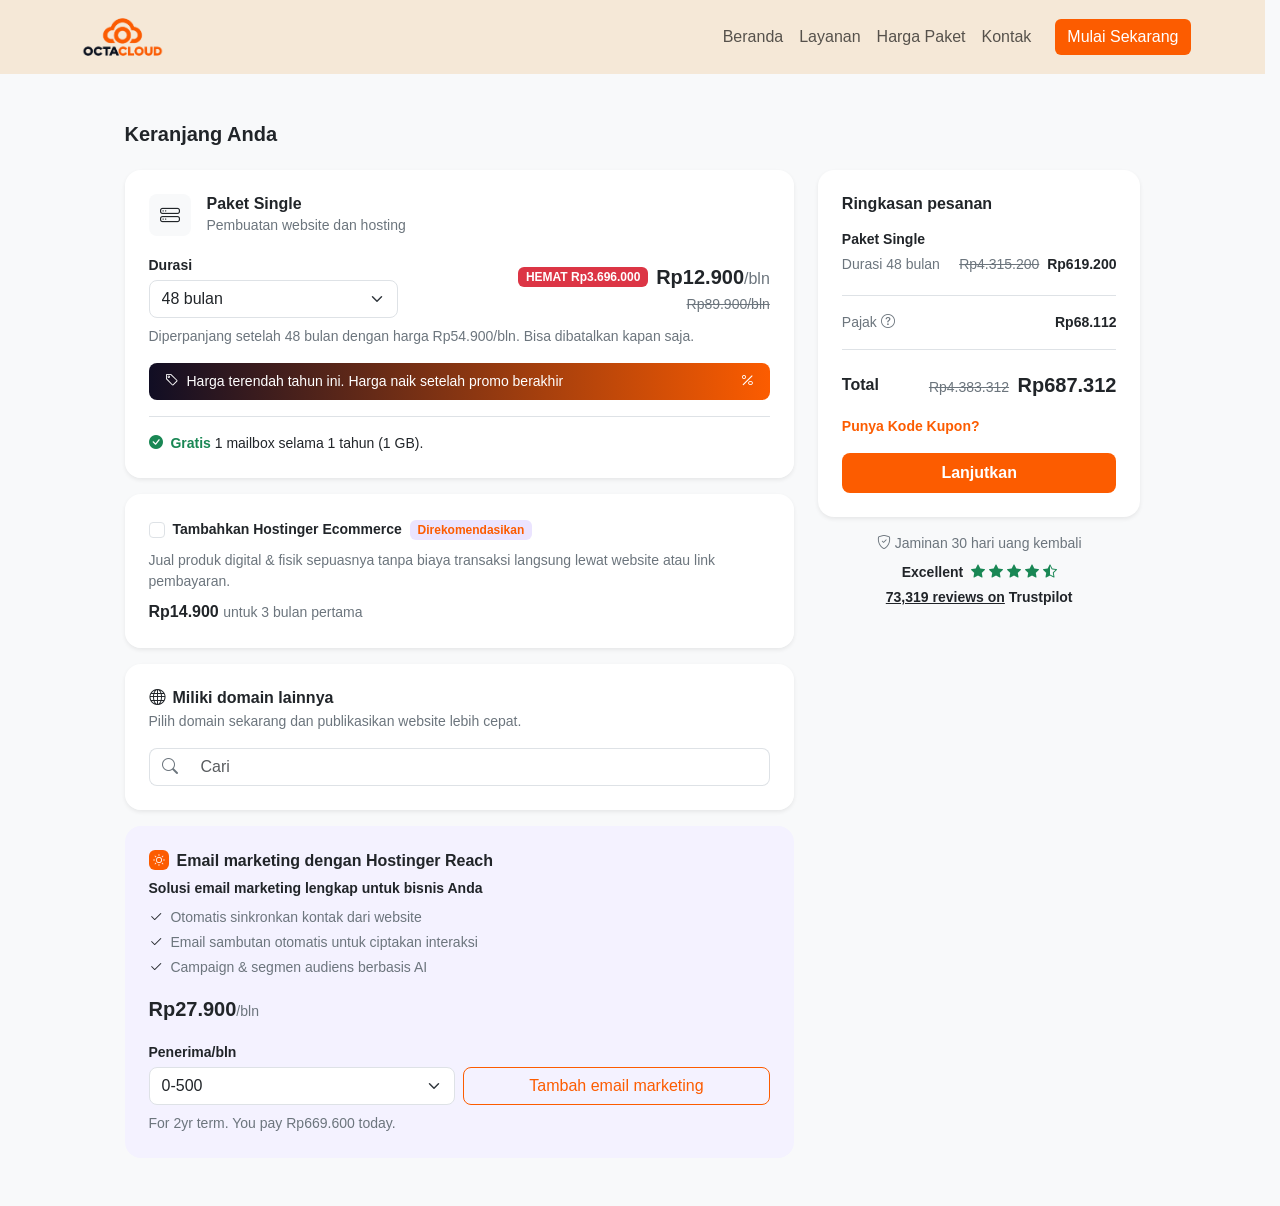
<file: page/dashboard.html>
<!DOCTYPE html>
<html lang="id">

<head>
    <meta charset="UTF-8">
    <meta name="viewport" content="width=device-width, initial-scale=1.0">
    <title>Octacloud - VPS dan Web Hosting</title>
    <link rel="icon" href="../img/logo_octa.png">
    <!-- Bootstrap 5.3 CSS -->
    <link href="https://cdn.jsdelivr.net/npm/bootstrap@5.3.3/dist/css/bootstrap.min.css" rel="stylesheet">
    <!-- Bootstrap Icons -->
    <link href="https://cdn.jsdelivr.net/npm/bootstrap-icons@1.11.3/font/bootstrap-icons.min.css" rel="stylesheet">
    <!-- Custom CSS -->
    <link rel="stylesheet" href="../css/dashboard.css">
    <link rel="preconnect" href="https://fonts.googleapis.com">
    <link rel="preconnect" href="https://fonts.gstatic.com" crossorigin>
    <link href="https://fonts.googleapis.com/css2?family=Roboto:ital,wght@0,100..900;1,100..900&display=swap" rel="stylesheet">
</head>

<body class="bg-light text-dark">

    <nav class="navbar navbar-expand-lg navbar-light">
        <div class="container">
            <a class="navbar-brand fw-bold" href="../index.html">
                <img src="../img/logo_octa.png" alt="Octa Cloud" width="95">
            </a>

            <button class="navbar-toggler" type="button" data-bs-toggle="collapse" data-bs-target="#navbarNav"
                aria-controls="navbarNav" aria-expanded="false" aria-label="Buka navigasi">
                <span class="navbar-toggler-icon"></span>
            </button>

            <div class="collapse navbar-collapse" id="navbarNav">
                <div class="navbar-nav ms-auto">
                    <a class="nav-link" href="#top">Beranda</a>
                    <a class="nav-link" href="#layanan">Layanan</a>
                    <a class="nav-link" href="#harga">Harga Paket</a>
                    <a class="nav-link" href="#kontak">Kontak</a>
                </div>

                <a href="../auth/login.html" class="btn btn-orange ms-lg-3">
                    Mulai Sekarang
                </a>
            </div>
        </div>
    </nav>

    <main class="container py-5" style="max-width: 1040px;">
        <h1 class="h5 fw-bold mb-4">Keranjang Anda</h1>

        <!-- Form Utama Keranjang (HTML Living Standard) -->
        <form id="checkout-form" action="/checkout" method="POST" class="row g-4">

            <!-- KOLOM KIRI -->
            <div class="col-lg-8 d-flex flex-column gap-3">

                <!-- 1. Paket Single (Menggunakan fieldset) -->
                <fieldset class="card border-0 shadow-sm rounded-4 p-4 m-0">
                    <legend class="visually-hidden">Pilihan Durasi Paket Single</legend>

                    <div class="d-flex align-items-center gap-3 mb-3">
                        <div class="bg-light rounded-3 p-2 fs-5 d-flex align-items-center justify-content-center"
                            style="width: 42px; height: 42px;">
                            <i class="bi bi-hdd-stack"></i>
                        </div>
                        <div>
                            <h2 class="h6 fw-bold mb-0">Paket Single</h2>
                            <small class="text-secondary">Pembuatan website dan hosting</small>
                        </div>
                    </div>

                    <div class="row align-items-center g-3">
                        <div class="col-sm-5">
                            <label for="durasi" class="form-label small fw-semibold mb-1">Durasi</label>
                            <select id="durasi" name="duration_months" class="form-select rounded-3" required>
                                <option value="48" selected>48 bulan</option>
                                <option value="24">24 bulan</option>
                                <option value="12">12 bulan</option>
                                <option value="1">1 bulan</option>
                            </select>
                        </div>
                        <div class="col-sm-7 text-sm-end mt-sm-4">
                            <div class="d-flex align-items-center justify-content-sm-end gap-2">
                                <span class="badge rounded-2 bg-danger mb-4">HEMAT Rp3.696.000</span>
                                <div>
                                    <div class="fw-bold fs-5">
                                        <output name="monthly_price" for="durasi">Rp12.900</output><small
                                            class="fw-normal text-secondary fs-6">/bln</small>
                                    </div>
                                    <del class="text-secondary small">Rp89.900/bln</del>
                                </div>
                            </div>
                        </div>
                    </div>

                    <small class="text-secondary mt-2 mb-3">
                        Diperpanjang setelah 48 bulan dengan harga Rp54.900/bln. Bisa dibatalkan kapan saja.
                    </small>

                    <div
                        class="promo-banner rounded-3 p-2 px-3 d-flex align-items-center justify-content-between mb-3 small fw-medium">
                        <span><i class="bi bi-tag me-2"></i>Harga terendah tahun ini. Harga naik setelah promo
                            berakhir</span>
                        <i class="bi bi-percent"></i>
                    </div>

                    <div class="border-top pt-3 small">
                        <i class="bi bi-check-circle-fill text-success me-1"></i>
                        <strong class="text-success">Gratis</strong> 1 mailbox selama 1 tahun (1 GB).
                    </div>
                </fieldset>

                <!-- 2. Hostinger Ecommerce -->
                <fieldset class="card border-0 shadow-sm rounded-4 p-4 m-0">
                    <legend class="visually-hidden">Tambahan Layanan Ecommerce</legend>
                    <div class="form-check d-flex align-items-center gap-2 mb-2">
                        <input class="form-check-input mt-0" type="checkbox" id="ecommerce" name="addon_ecommerce"
                            value="1">
                        <label class="form-check-label fw-bold small" for="ecommerce">Tambahkan Hostinger
                            Ecommerce</label>
                        <span class="badge bg-orange-subtle text-orange">Direkomendasikan</span>
                    </div>
                    <p class="text-secondary small mb-2">
                        Jual produk digital & fisik sepuasnya tanpa biaya transaksi langsung lewat website atau link
                        pembayaran.
                    </p>
                    <div>
                        <span class="fw-bold">Rp14.900</span> <small class="text-secondary">untuk 3 bulan
                            pertama</small>
                    </div>
                </fieldset>

                <!-- 3. Cari Domain (Menggunakan input search + datalist bawaan HTML) -->
                <fieldset class="card border-0 shadow-sm rounded-4 p-4 m-0">
                    <legend class="h6 fw-bold mb-1"><i class="bi bi-globe me-2"></i>Miliki domain lainnya</legend>
                    <p class="text-secondary small mb-3">Pilih domain sekarang dan publikasikan website lebih cepat.</p>
                    <div class="input-group">
                        <label for="domain-search" class="input-group-text bg-white border-end-0 rounded-start-3">
                            <i class="bi bi-search text-secondary"></i>
                            <span class="visually-hidden">Cari domain</span>
                        </label>
                        <input type="search" id="domain-search" name="domain_query" list="domain-suggestions"
                            class="form-control border-start-0 rounded-end-3" placeholder="Cari" autocomplete="off">
                        <!-- Fitur Datalist HTML Living Standard -->
                        <datalist id="domain-suggestions">
                            <option value="websiteanda.com">
                            <option value="websiteanda.id">
                            <option value="websiteanda.online">
                            <option value="websiteanda.store">
                        </datalist>
                    </div>
                </fieldset>

                <!-- 4. Email Marketing -->
                <fieldset class="card border-0 bg-orange-light rounded-4 p-4 m-0">
                    <legend class="h6 fw-bold mb-2 d-flex align-items-center gap-2">
                        <span class="badge bg-orange p-1"><i class="bi bi-brightness-high"></i></span>
                        Email marketing dengan Hostinger Reach
                    </legend>
                    <p class="small fw-semibold mb-2">Solusi email marketing lengkap untuk bisnis Anda</p>

                    <ul class="list-unstyled small text-secondary mb-3 d-flex flex-column gap-1">
                        <li><i class="bi bi-check2 text-dark me-1"></i> Otomatis sinkronkan kontak dari website</li>
                        <li><i class="bi bi-check2 text-dark me-1"></i> Email sambutan otomatis untuk ciptakan interaksi
                        </li>
                        <li><i class="bi bi-check2 text-dark me-1"></i> Campaign & segmen audiens berbasis AI</li>
                    </ul>

                    <div class="mb-3">
                        <span class="fw-bold fs-5">Rp27.900</span><small class="text-secondary">/bln</small>
                    </div>

                    <div class="row g-2 align-items-end">
                        <div class="col-sm-6">
                            <label for="penerima" class="form-label small fw-semibold mb-1">Penerima/bln</label>
                            <select id="penerima" name="email_Marketing_tier" class="form-select rounded-3">
                                <option value="0-500" selected>0-500</option>
                                <option value="500-1000">500-1.000</option>
                            </select>
                        </div>
                        <div class="col-sm-6">
                            <button type="submit" formaction="/cart/add-email-marketing" formnovalidate
                                class="btn btn-outline-orange w-100 rounded-3">
                                Tambah email marketing
                            </button>
                        </div>
                    </div>
                    <small class="text-secondary mt-2">For 2yr term. You pay Rp669.600 today.</small>
                </fieldset>

            </div>

            <!-- KOLOM KANAN (Ringkasan Pesanan dengan elemen <output>) -->
            <div class="col-lg-4">
                <aside class="card border-0 shadow-sm rounded-4 p-4">
                    <h2 class="h6 fw-bold mb-3">Ringkasan pesanan</h2>

                    <div class="small fw-bold mb-1">Paket Single</div>
                    <div class="d-flex justify-content-between small mb-3">
                        <span class="text-secondary">Durasi 48 bulan</span>
                        <div>
                            <del class="text-secondary me-1">Rp4.315.200</del>
                            <output name="subtotal" for="durasi" class="fw-semibold">Rp619.200</output>
                        </div>
                    </div>

                    <div class="d-flex justify-content-between small border-top border-bottom py-3 my-1">
                        <span class="text-secondary">Pajak <i class="bi bi-question-circle"></i></span>
                        <output name="tax" for="durasi ecommerce" class="fw-semibold">Rp68.112</output>
                    </div>

                    <div class="d-flex justify-content-between align-items-center my-3">
                        <span class="fw-bold">Total</span>
                        <div>
                            <del class="text-secondary small me-1">Rp4.383.312</del>
                            <output name="total" for="durasi ecommerce coupon_code"
                                class="fw-bold fs-5">Rp687.312</output>
                        </div>
                    </div>

                    <details class="mb-3">
                        <summary class="text-orange small fw-bold" style="cursor: pointer; list-style: none;">
                            Punya Kode Kupon?
                        </summary>
                        <div class="input-group input-group-sm mt-2">
                            <input type="text" name="coupon_code" class="form-control" placeholder="Masukkan kupon"
                                aria-label="Kode Kupon">
                            <button type="submit" formaction="/cart/apply-coupon" formnovalidate
                                class="btn btn-outline-orange">Pakai</button>
                        </div>
                    </details>

                    <button type="submit" class="btn btn-orange w-100 rounded-3 py-2 fw-semibold">Lanjutkan</button>
                </aside>

                <!-- Jaminan & Review -->
                <div class="text-center mt-3 small text-secondary">
                    <div class="mb-2">
                        <i class="bi bi-shield-check me-1"></i>Jaminan 30 hari uang kembali
                    </div>
                    <div class="text-dark">
                        <span class="fw-bold me-1">Excellent</span>
                        <span class="text-success" aria-label="Rating 4.5 dari 5 bintang">
                            <i class="bi bi-star-fill"></i>
                            <i class="bi bi-star-fill"></i>
                            <i class="bi bi-star-fill"></i>
                            <i class="bi bi-star-fill"></i>
                            <i class="bi bi-star-half"></i>
                        </span>
                        <div class="mt-1">
                            <a href="#" class="text-dark fw-semibold">73,319 reviews on</a> <strong>Trustpilot</strong>
                        </div>
                    </div>
                </div>
            </div>

        </form>
    </main>

    <script src="https://cdn.jsdelivr.net/npm/bootstrap@5.3.3/dist/js/bootstrap.bundle.min.js"></script>
</body>

</html>
</file>
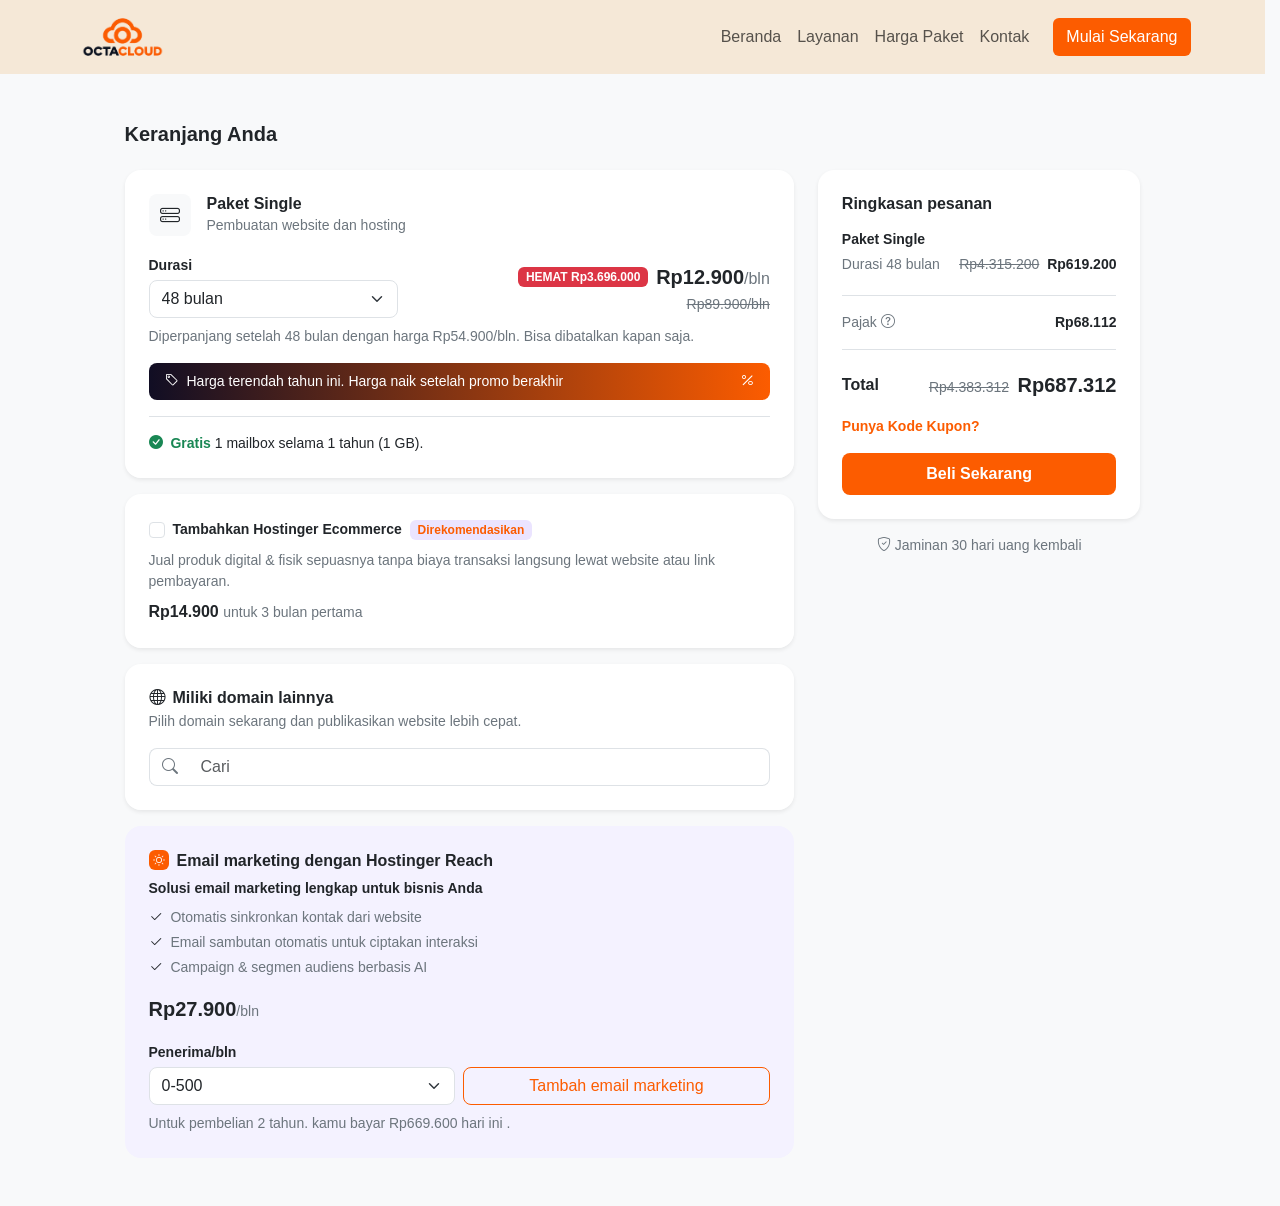
<file: page/order.html>
<!DOCTYPE html>
<html lang="id">

<head>
    <meta charset="UTF-8">
    <meta name="viewport" content="width=device-width, initial-scale=1.0">
    <title>Octacloud - VPS dan Web Hosting</title>
    <link rel="icon" href="../img/logo_octa.png">
    <link href="https://cdn.jsdelivr.net/npm/bootstrap@5.3.3/dist/css/bootstrap.min.css" rel="stylesheet">
    <link href="https://cdn.jsdelivr.net/npm/bootstrap-icons@1.11.3/font/bootstrap-icons.min.css" rel="stylesheet">
    <link rel="stylesheet" href="../css/dashboard.css">
    <link rel="preconnect" href="https://fonts.googleapis.com">
    <link rel="preconnect" href="https://fonts.gstatic.com" crossorigin>
    <link href="https://fonts.googleapis.com/css2?family=Roboto:ital,wght@0,100..900;1,100..900&display=swap"
        rel="stylesheet">
</head>

<body class="bg-light text-dark">

    <nav class="navbar navbar-expand-lg navbar-light">
        <div class="container">
            <a class="navbar-brand fw-bold" href="../index.html">
                <img src="../img/logo_octa.png" alt="Octa Cloud" width="95">
            </a>

            <button class="navbar-toggler" type="button" data-bs-toggle="collapse" data-bs-target="#navbarNav"
                aria-controls="navbarNav" aria-expanded="false" aria-label="Buka navigasi">
                <span class="navbar-toggler-icon"></span>
            </button>

            <div class="collapse navbar-collapse" id="navbarNav">
                <div class="navbar-nav ms-auto">
                    <a class="nav-link" href="../index.html">Beranda</a>
                    <a class="nav-link" href="../index.html#layanan">Layanan</a>
                    <a class="nav-link" href="../index.html#harga">Harga Paket</a>
                    <a class="nav-link" href="../index.html#kontak">Kontak</a>
                </div>

                <a href="../auth/login.html" class="btn btn-oren ms-lg-3">
                    Mulai Sekarang
                </a>
            </div>
        </div>
    </nav>

    <main class="container py-5" style="max-width: 1040px;">
        <h1 class="h5 fw-bold mb-4">Keranjang Anda</h1>

        <form id="checkout-form" action="/checkout" method="POST" class="row g-4">

            <div class="col-lg-8 d-flex flex-column gap-3">

                <!-- Jakfan -->
                <fieldset class="card border-0 shadow-sm rounded-4 p-4 m-0">
                    <legend class="visually-hidden">Pilihan Durasi Paket Single</legend>

                    <div class="d-flex align-items-center gap-3 mb-3">
                        <div class="bg-light rounded-3 p-2 fs-5 d-flex align-items-center justify-content-center"
                            style="width: 42px; height: 42px;">
                            <i class="bi bi-hdd-stack"></i>
                        </div>
                        <div>
                            <h2 class="h6 fw-bold mb-0">Paket Single</h2>
                            <small class="text-secondary">Pembuatan website dan hosting</small>
                        </div>
                    </div>

                    <div class="row align-items-center g-3">
                        <div class="col-sm-5">
                            <label for="durasi" class="form-label small fw-semibold mb-1">Durasi</label>
                            <select id="durasi" name="duration_months" class="form-select rounded-3" required>
                                <option value="48" selected>48 bulan</option>
                                <option value="24">24 bulan</option>
                                <option value="12">12 bulan</option>
                                <option value="1">1 bulan</option>
                            </select>
                        </div>
                        <div class="col-sm-7 text-sm-end mt-sm-4">
                            <div class="d-flex align-items-center justify-content-sm-end gap-2">
                                <span class="badge rounded-2 bg-danger mb-4">HEMAT Rp3.696.000</span>
                                <div>
                                    <div class="fw-bold fs-5">
                                        <output name="monthly_price" for="durasi">Rp12.900</output><small
                                            class="fw-normal text-secondary fs-6">/bln</small>
                                    </div>
                                    <del class="text-secondary small">Rp89.900/bln</del>
                                </div>
                            </div>
                        </div>
                    </div>

                    <small class="text-secondary mt-2 mb-3">
                        Diperpanjang setelah 48 bulan dengan harga Rp54.900/bln. Bisa dibatalkan kapan saja.
                    </small>

                    <div
                        class="promo-banner rounded-3 p-2 px-3 d-flex align-items-center justify-content-between mb-3 small fw-medium">
                        <span><i class="bi bi-tag me-2"></i>Harga terendah tahun ini. Harga naik setelah promo
                            berakhir</span>
                        <i class="bi bi-percent"></i>
                    </div>

                    <div class="border-top pt-3 small">
                        <i class="bi bi-check-circle-fill text-success me-1"></i>
                        <strong class="text-success">Gratis</strong> 1 mailbox selama 1 tahun (1 GB).
                    </div>
                </fieldset>

                <!-- Derby -->
                <fieldset class="card border-0 shadow-sm rounded-4 p-4 m-0">
                    <legend class="visually-hidden">Tambahan Layanan Ecommerce</legend>
                    <div class="form-check d-flex align-items-center gap-2 mb-2">
                        <input class="form-check-input mt-0" type="checkbox" id="ecommerce" name="addon_ecommerce"
                            value="1">
                        <label class="form-check-label fw-bold small" for="ecommerce">Tambahkan Hostinger
                            Ecommerce</label>
                        <span class="badge bg-orange-subtle text-orange">Direkomendasikan</span>
                    </div>
                    <p class="text-secondary small mb-2">
                        Jual produk digital & fisik sepuasnya tanpa biaya transaksi langsung lewat website atau link
                        pembayaran.
                    </p>
                    <div>
                        <span class="fw-bold">Rp14.900</span> <small class="text-secondary">untuk 3 bulan
                            pertama</small>
                    </div>
                </fieldset>

                <fieldset class="card border-0 shadow-sm rounded-4 p-4 m-0">
                    <legend class="h6 fw-bold mb-1"><i class="bi bi-globe me-2"></i>Miliki domain lainnya</legend>
                    <p class="text-secondary small mb-3">Pilih domain sekarang dan publikasikan website lebih cepat.</p>
                    <div class="input-group">
                        <label for="domain-search" class="input-group-text bg-white border-end-0 rounded-start-3">
                            <i class="bi bi-search text-secondary"></i>
                            <span class="visually-hidden">Cari domain</span>
                        </label>
                        <input type="search" id="domain-search" name="domain_query" list="domain-suggestions"
                            class="form-control border-start-0 rounded-end-3" placeholder="Cari" autocomplete="off">
                        <datalist id="domain-suggestions">
                            <option value="websiteanda.com">
                            <option value="websiteanda.id">
                            <option value="websiteanda.online">
                            <option value="websiteanda.store">
                        </datalist>
                    </div>
                </fieldset>

                <!-- Galen -->
                <fieldset class="card border-0 bg-orange-light rounded-4 p-4 m-0">
                    <legend class="h6 fw-bold mb-2 d-flex align-items-center gap-2">
                        <span class="badge bg-orange p-1"><i class="bi bi-brightness-high"></i></span>
                        Email marketing dengan Hostinger Reach
                    </legend>
                    <p class="small fw-semibold mb-2">Solusi email marketing lengkap untuk bisnis Anda</p>

                    <ul class="list-unstyled small text-secondary mb-3 d-flex flex-column gap-1">
                        <li><i class="bi bi-check2 text-dark me-1"></i> Otomatis sinkronkan kontak dari website</li>
                        <li><i class="bi bi-check2 text-dark me-1"></i> Email sambutan otomatis untuk ciptakan interaksi
                        </li>
                        <li><i class="bi bi-check2 text-dark me-1"></i> Campaign & segmen audiens berbasis AI</li>
                    </ul>

                    <div class="mb-3">
                        <span class="fw-bold fs-5">Rp27.900</span><small class="text-secondary">/bln</small>
                    </div>

                    <div class="row g-2 align-items-end">
                        <div class="col-sm-6">
                            <label for="penerima" class="form-label small fw-semibold mb-1">Penerima/bln</label>
                            <select id="penerima" name="email_Marketing_tier" class="form-select rounded-3">
                                <option value="0-500" selected>0-500</option>
                                <option value="500-1000">500-1.000</option>
                            </select>
                        </div>
                        <div class="col-sm-6">
                            <button type="submit" formaction="#" formnovalidate
                                class="btn btn-outline-orange w-100 rounded-3">
                                Tambah email marketing
                            </button>
                        </div>
                    </div>
                    <small class="text-secondary mt-2">Untuk pembelian 2 tahun. kamu bayar Rp669.600 hari ini .</small>
                </fieldset>

            </div>

            <!-- Insan -->
            <div class="col-lg-4">
                <aside class="card border-0 shadow-sm rounded-4 p-4">
                    <h2 class="h6 fw-bold mb-3">Ringkasan pesanan</h2>

                    <div class="small fw-bold mb-1">Paket Single</div>
                    <div class="d-flex justify-content-between small mb-3">
                        <span class="text-secondary">Durasi 48 bulan</span>
                        <div>
                            <del class="text-secondary me-1">Rp4.315.200</del>
                            <output name="subtotal" for="durasi" class="fw-semibold">Rp619.200</output>
                        </div>
                    </div>

                    <div class="d-flex justify-content-between small border-top border-bottom py-3 my-1">
                        <span class="text-secondary">Pajak <i class="bi bi-question-circle"></i></span>
                        <output name="tax" for="durasi ecommerce" class="fw-semibold">Rp68.112</output>
                    </div>

                    <div class="d-flex justify-content-between align-items-center my-3">
                        <span class="fw-bold">Total</span>
                        <div>
                            <del class="text-secondary small me-1">Rp4.383.312</del>
                            <output name="total" for="durasi ecommerce coupon_code"
                                class="fw-bold fs-5">Rp687.312</output>
                        </div>
                    </div>

                    <details class="mb-3">
                        <summary class="text-orange small fw-bold" style="cursor: pointer; list-style: none;">
                            Punya Kode Kupon?
                        </summary>
                        <div class="input-group input-group-sm mt-2">
                            <input type="text" name="coupon_code" class="form-control" placeholder="Masukkan kupon"
                                aria-label="Kode Kupon">
                            <button type="submit" formaction="#" formnovalidate
                                class="btn btn-outline-orange">Pakai</button>
                        </div>
                    </details>

                    <button type="button" popovertarget="popup-pembayaran"
                        class="btn btn-oren w-100 rounded-3 py-2 fw-semibold">
                        Beli Sekarang
                    </button>

                    <div id="popup-pembayaran" popover class="border-0 rounded-4 shadow-lg p-4"
                        style="max-width: 420px; width: 92%;">

                        <div class="d-flex justify-content-between align-items-center mb-3">
                            <h5 class="fw-bold mb-0">Pilih Metode Pembayaran</h5>
                            <button type="button" popovertarget="popup-pembayaran" popovertargetaction="hide"
                                class="btn-close" aria-label="Close"></button>
                        </div>

                        <div class="d-flex flex-column gap-2 mb-4">
                            <label
                                class="payment-option d-flex align-items-center justify-content-between p-3 border rounded-3"
                                for="pay-qris">
                                <div>
                                    <div class="fw-semibold">QRIS</div>
                                    <small class="text-secondary">GoPay, OVO, Dana, ShopeePay</small>
                                </div>
                                <input class="form-check-input fs-5 m-0" type="radio" name="metode_pembayaran"
                                    id="pay-qris" value="qris" required checked>
                            </label>

                            <label
                                class="payment-option d-flex align-items-center justify-content-between p-3 border rounded-3"
                                for="pay-va">
                                <div>
                                    <div class="fw-semibold">Transfer Virtual Account</div>
                                    <small class="text-secondary">BCA, Mandiri, BNI, BRI</small>
                                </div>
                                <input class="form-check-input fs-5 m-0" type="radio" name="metode_pembayaran"
                                    id="pay-va" value="va">
                            </label>
                        </div>

                        <div class="d-flex gap-2">
                            <button type="button" popovertarget="popup-pembayaran" popovertargetaction="hide"
                                class="btn btn-light w-50 rounded-3 py-2 fw-medium">
                                Batal
                            </button>
                            <button type="submit" class="btn btn-oren w-50 rounded-3 py-2 fw-semibold">
                                Bayar Sekarang
                            </button>
                        </div>
                    </div>
                </aside>

                <div class="text-center mt-3 small text-secondary">
                    <div class="mb-2">
                        <i class="bi bi-shield-check me-1"></i>Jaminan 30 hari uang kembali
                    </div>
                </div>
            </div>

        </form>
    </main>

    <script src="https://cdn.jsdelivr.net/npm/bootstrap@5.3.3/dist/js/bootstrap.bundle.min.js"></script>
</body>

</html>
</file>
<file: css/index.css>
html {
    scrollbar-gutter: stable;
}

body {
    color: #fc5c00;
    font-family: "Inter", sans-serif;
}

.navbar {
    background-color: #f5e8d7;
}

.navbar-brand {
    font-size: 25px;
}

.navbar.hide {
    top: -75px;
}

.btn-orange {
    background: #fc5c00 !important;
    color: #fff !important;
}

.btn-orange:hover { 
    background: #f5e8d7 !important; 
    color: #fc5c00 !important; 
    border-color: #fc5c00 !important; 
}

.home {
    background-color: white;
}

.home h1 {
    line-height: 1.3;
}

.server-box {
    padding: 55px 20px;
    background-color: #e4f1e5;
    border-radius: 20px;
}

.service-card,
.price-card {
    padding: 25px;
    border: 1px solid #e1e8e1;
    border-radius: 15px;
    background-color: white;
}

.service-card:hover {
    border-color: #f5e8d7;
}

.service-icon {
    font-size: 40px;
    margin-bottom: 15px;
}

.service-card a {
    text-decoration: none;
    font-weight: bold;
}

.pricing-section {
    background-color: white;
}

.price-card.popular {
    border: 2px solid #fc5c00;
}

.btn-success {
    background-color: #fc5c00 ;
    border-color: #fc5c00 ;
}

.bg-orange {
    background-color: #fc5c00;
}

.btn-success:hover, .btn-success:focus {
    background-color: #e05200 ;
    border-color: #e05200 ;
}

.btn-outline-success {
    color: #fc5c00 ;
    border-color: #fc5c00 ;
}

.btn-outline-success:hover, .btn-outline-success:focus {
    background-color: #fc5c00 ;
    color: #fff ;
    border-color: #fc5c00 ;
}

.btn-oren {
    background: #fc5c00 !important;
    color: #fff !important;
}

.btn-oren:hover { 
    background: white !important; 
    color: #fc5c00 !important; 
    border-color: #fc5c00 !important; 
}

.text-orange {
    color: #fc5c00 ;
}

footer {
    background-color: #f5e8d7;
}

footer a {
    color: black;
    text-decoration: none;
}

footer a:hover {
    text-decoration: underline;
}

@media (max-width: 767px) {
    .home h1 {
        font-size: 35px;
    }

    .server-icon {
        font-size: 75px;
    }
}
</file>
<file: css/dashboard.css>
html {
    scrollbar-gutter: stable;
}

body {
  color: #fc5c00;
  font-family: "Inter", sans-serif;
}

.navbar {
    background-color: #f5e8d7;
}

.navbar-brand {
    font-size: 25px;
}

.btn-oren {
    background: #fc5c00 !important;
    color: #fff !important;
}

.btn-oren:hover { 
    background: #f5e8d7 !important; 
    color: #fc5c00 !important; 
    border-color: #fc5c00 !important; 
}

.navbar.hide {
    top: -75px;
}

:root {
  --orange: #fc5c00;
  --orange-hover: #cac2be;
  --orange-light: #f4f2ff;
  --orange-subtle: #ebe4ff;
}

.text-orange {
  color: var(--orange) !important;
}

.bg-orange {
  background-color: var(--orange) !important;
}

.bg-orange-light {
  background-color: var(--orange-light) !important;
}

.bg-orange-subtle {
  background-color: var(--orange-subtle) !important;
}

.btn-orange {
  background-color: var(--orange);
  color: #fff;
  border: none;
}

.btn-orange:hover {
  background-color: var(--orange-hover);
  color: #fff;
}

.btn-outline-orange {
  color: var(--orange);
  border: 1px solid var(--orange);
  background: transparent;
}

.btn-outline-orange:hover {
  background-color: var(--orange-subtle);
  color: var(--orange);
}

.promo-banner {
  background: linear-gradient(90deg, #110e24 0%, #fc5c00 100%);
  color: #fff;
}

#popup-pembayaran::backdrop {
  background-color: rgba(0, 0, 0, 0.5);
  backdrop-filter: blur(2px);
}

.payment-option {
  cursor: pointer;
  transition: all 0.2s ease-in-out;
}

.payment-option:hover {
  background-color: #f8f9fa;
}

.payment-option:has(input:checked) {
  border-color: #fd7e14 !important;
  background-color: #fff8f3;
}

.payment-option input:checked {
  background-color: #fd7e14;
  border-color: #fd7e14;
}
</file>
<file: css/login.css>
body {
    color: #fc5c00;
    font-family: "Inter", sans-serif;
}

.text-orange {
    color: #fc5c00 ;
}

.btn-orange {
    background: #fc5c00 !important;
    color: #fff !important;
}

.navbar.hide {
    top: -75px;
}

.btn-orange:hover { 
    background: #fff !important; 
    color: #fc5c00 !important; 
    border-color: #fc5c00 !important; 
}

a.text-orange:hover, 
a.text-muted:hover {
    text-decoration: underline !important;
}
</file>
<file: css/register.css>
body {
    color: #fc5c00;
    font-family: "Inter", sans-serif;
}

.text-orange {
    color: #fc5c00 ;
}

.btn-orange {
    background: #fc5c00 !important;
    color: #fff !important;
}

.btn-orange:hover { 
    background: #fff !important; 
    color: #fc5c00 !important; 
    border-color: #fc5c00 !important; 
}

a.text-orange:hover, 
a.text-muted:hover {
    text-decoration: underline !important;
}
</file>
